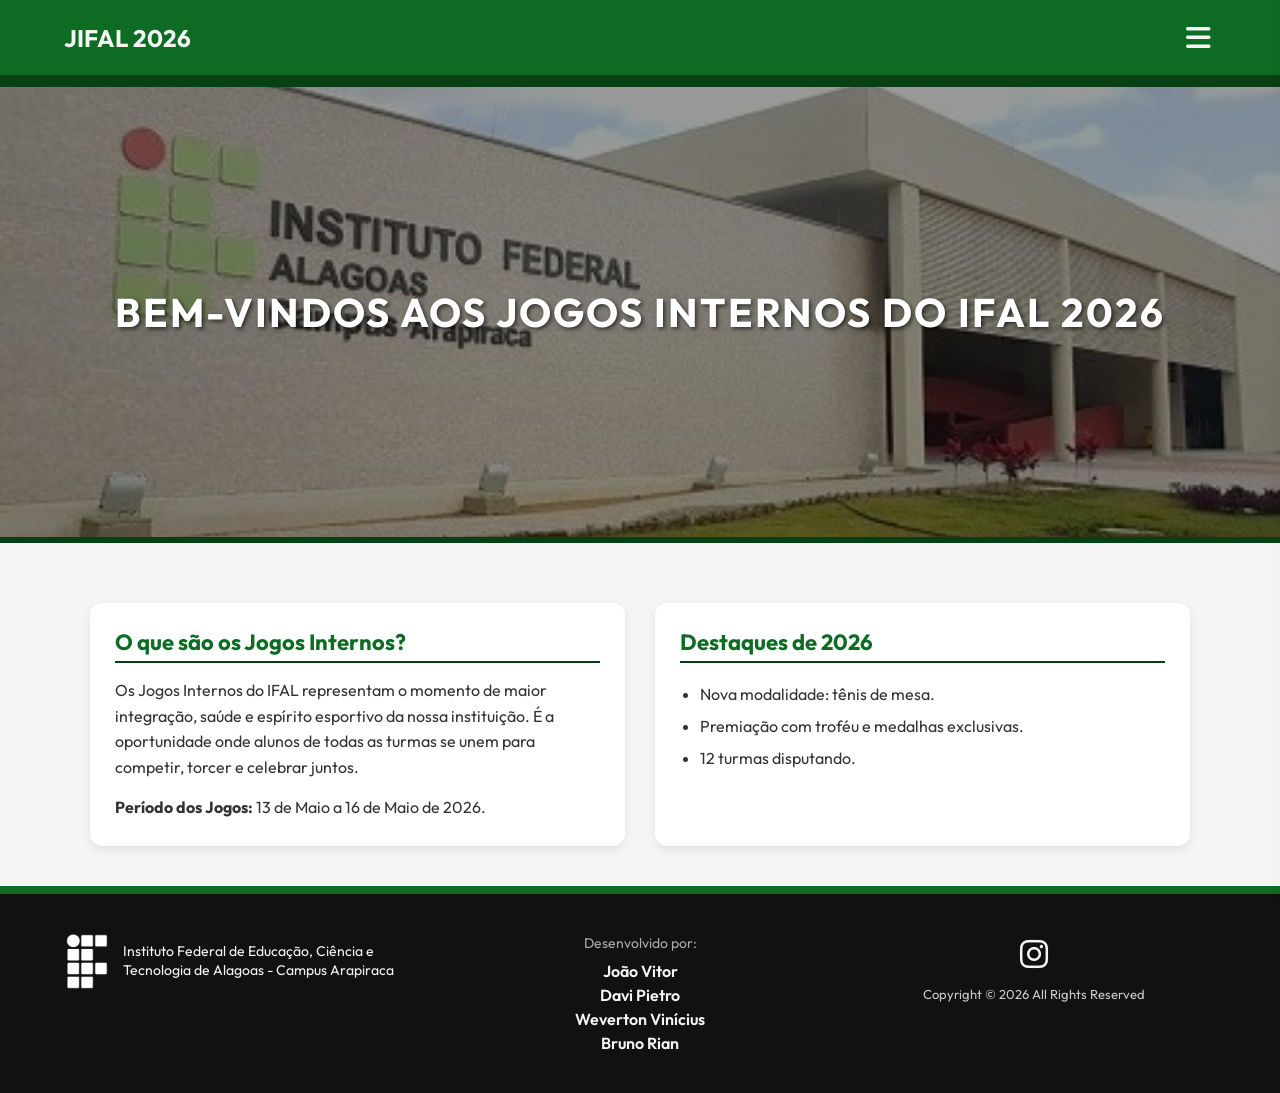
<file: index.html>
<!DOCTYPE html>
<html lang="pt-BR">
<head>
    <meta charset="UTF-8">
    <meta name="viewport" content="width=device-width, initial-scale=1.0">
    <title>JIFAL 2026 - Início</title>

    <link href="https://fonts.googleapis.com/css2?family=Outfit:wght@100..900&display=swap" rel="stylesheet">
    <link rel="stylesheet" href="https://cdnjs.cloudflare.com/ajax/libs/font-awesome/6.7.2/css/all.min.css">
    <link rel="stylesheet" href="style.css">
    
</head>
<body>

    <header class="cabecalho">
        <div class="logo">
            <h2><a href="index.html">JIFAL 2026</a></h2>
        </div>
       
        <div class="menu-hamburguer" onclick="toggleMenu()">
            <i class="fa-solid fa-bars"></i>
        </div>

        <nav class="menu-navegacao" id="meuMenu">
            <div class="fechar-menu" onclick="toggleMenu()">
                <i class="fa-solid fa-xmark"></i>
            </div>
            <ul>
                <li><a href="index.html">Home</a></li>
                <li><a href="programacao.html">Programação</a></li>
                <li><a href="modalidades.html">Modalidades Esportivas</a></li>
                <li><a href="equipes.html">Equipes Participantes</a></li>
                <li><a href="galeria.html">Galeria de Fotos</a></li>
                <li><a href="historico.html">Histórico</a></li>
                <li><a href="contato.html">Contato</a></li>
            </ul>
        </nav>
    </header>

    <section class="banner-destaque" style="width: 100vw; margin: 0; padding: 0; display: block; overflow: hidden; position: relative; border-bottom: 6px solid #064013;">
        <img src="imagens/ifal.jpeg" alt="JIFAL 2026 - Campus Arapiraca - Destaque" style="width: 100%; height: auto; max-height: 50vh; object-fit: cover; border-radius: 0; display: block;">
        <div class="overlay" style="position: absolute; top: 0; left: 0; width: 100%; height: 100%; background: rgba(0, 0, 0, 0.4); display: flex; align-items: center; justify-content: center; color: white; text-align: center;">
            <h1 style="font-size: 2.5rem; text-transform: uppercase; letter-spacing: 2px; text-shadow: 2px 2px 4px rgba(0,0,0,0.6);">Bem-vindos aos Jogos Internos do IFAL 2026</h1>
        </div>  
    </section>
    <main class="conteudo-home flex-container">
        
        <div class="informacoes-container flex-row">
           
            <section class="resumo-evento flex-coluna">
                <h2>O que são os Jogos Internos?</h2>
                <p>Os Jogos Internos do IFAL representam o momento de maior integração, saúde e espírito esportivo da nossa instituição. É a oportunidade onde alunos de todas as turmas se unem para competir, torcer e celebrar juntos.</p>
                <p class="data-jogos"><strong>Período dos Jogos:</strong> 13 de Maio a 16 de Maio de 2026.</p>
            </section>

            <section class="destaques flex-coluna">
                <h2>Destaques de 2026</h2>
                <ul>
                    <li>Nova modalidade: tênis de mesa.</li>
                    <li>Premiação com troféu e medalhas exclusivas.</li>
                    <li>12 turmas disputando.</li>
                </ul>
            </section>
           
        </div>
    </main>

    <footer class="rodape">
       
        <div class="f-item f-instituicao">
            <img src="imagens/ifal_logo.png" alt="Logo IFAL" class="f-logo">
            <p>Instituto Federal de Educação, Ciência e Tecnologia de Alagoas - Campus Arapiraca</p>
        </div>
       
        <div class="f-item f-coluna-nomes">
            <p class="titulo-desenvolvedores">Desenvolvido por:</p>
            <b>João Vitor</b>
            <b>Davi Pietro</b>
            <b>Weverton Vinícius</b>
            <b>Bruno Rian</b>
        </div>
       
        <div class="f-item f-social-copyright">
            <div class="f-icons">
                <a href="https://www.instagram.com/923.ifal_?igsh=dTd6NGY3cHhmYnhv" target="_blank" title="Instagram da Turma">
                    <i class="fa-brands fa-instagram"></i>
                </a>
            </div>
            <p>Copyright &copy; 2026 All Rights Reserved</p>
        </div>
       
    </footer>

    <script>
        function toggleMenu() {
            var menu = document.getElementById("meuMenu");
            if (menu.classList.contains("ativo")) {
                menu.classList.remove("ativo");
            } else {
                menu.classList.add("ativo");
            }
        }
    </script>
</body>
</html>
</file>
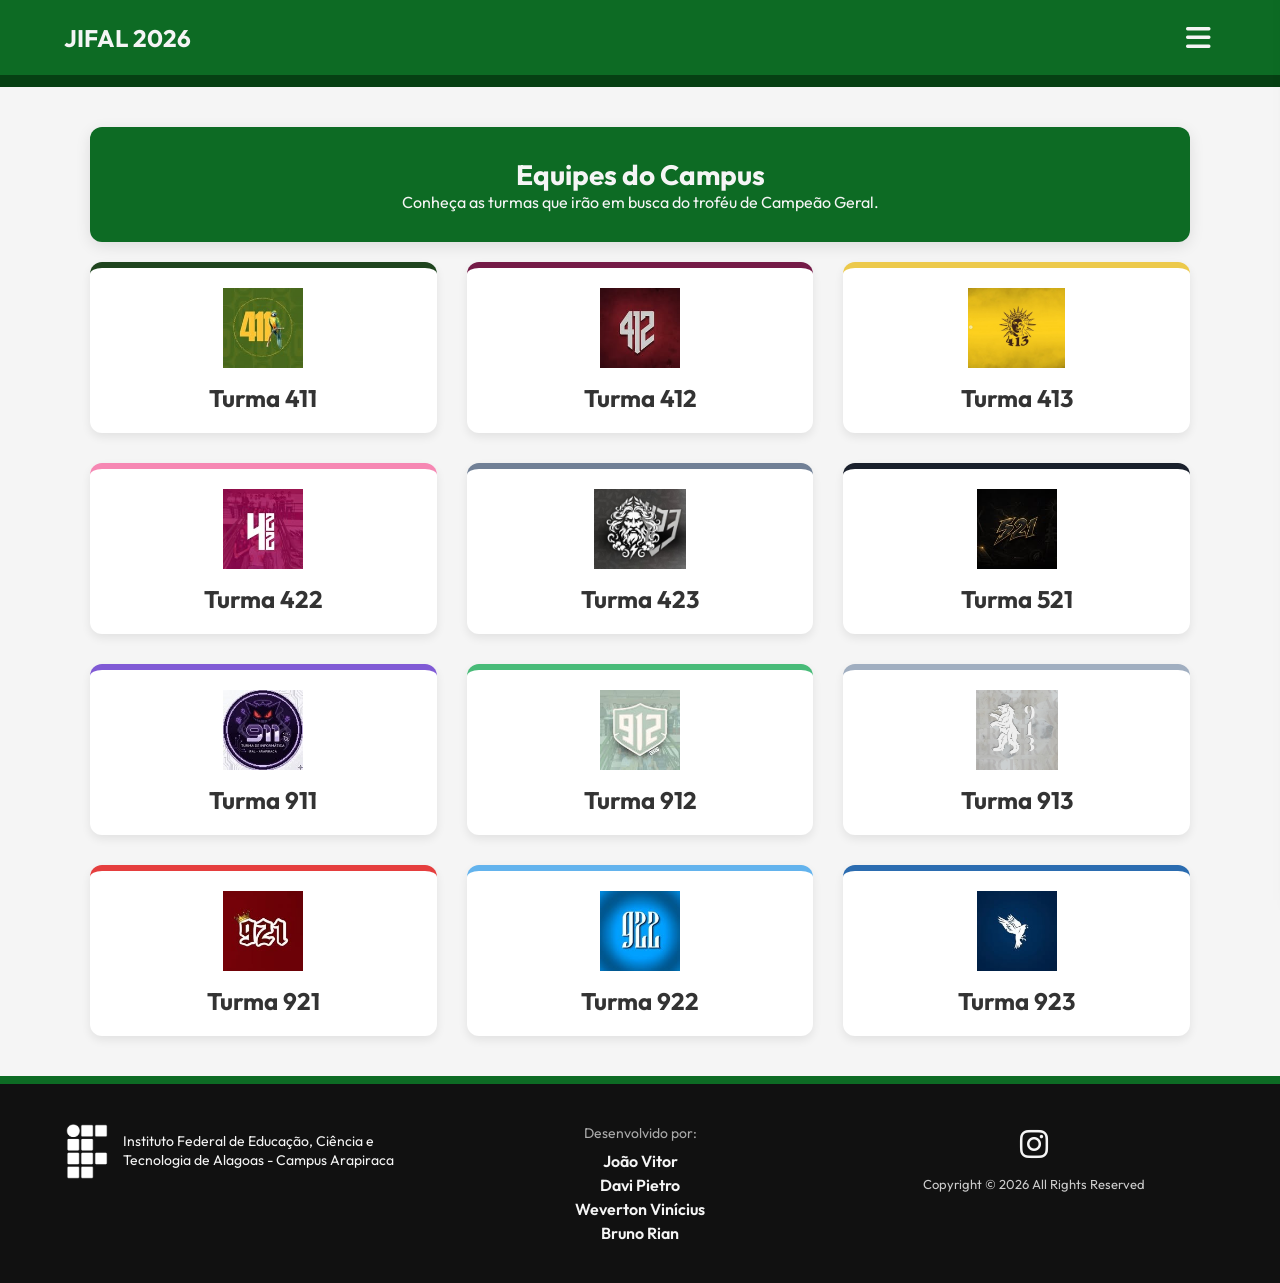
<file: equipes.html>
<!DOCTYPE html>
<html lang="pt-BR">
<head>
    <meta charset="UTF-8">
    <meta name="viewport" content="width=device-width, initial-scale=1.0">
    <title>JIFAL 2026 - Equipes Participantes</title>

    <link href="https://fonts.googleapis.com/css2?family=Outfit:wght@100..900&display=swap" rel="stylesheet">
    <link rel="stylesheet" href="https://cdnjs.cloudflare.com/ajax/libs/font-awesome/6.7.2/css/all.min.css">
    <link rel="stylesheet" href="style.css">

    <style>
        /* Card padrão mantendo o layout original com Flexbox */
        .equipe-card { 
            text-align: center; 
            border-top: 6px solid var(--cor-turma, #0d6b24); /* Borda superior colorida */
            align-items: center; 
            justify-content: center; 
            padding: 20px; /* Espaçamento interno */
        }

        /* Estilização das novas imagens dos símbolos */
        .equipe-simbolo {
            max-width: 100px;  /* Largura máxima da imagem */
            max-height: 80px;  /* Altura máxima para ficarem uniformes */
            width: auto;       /* Mantém a proporção */
            height: auto;      /* Mantém a proporção */
            margin-bottom: 15px; /* Espaço entre a imagem e o nome da turma */
            display: block;    /* Garante que fique em sua própria linha no flex */
        }

        .equipe-card h3 { 
            font-size: 24px; 
            color: var(--text-dark, #333); 
            margin: 0;
        }

        /* Cores exatas de cada turma para a borda superior */
        .t-921 { --cor-turma: #e53e3e; } /* Vermelho */
        .t-922 { --cor-turma: #63b3ed; } /* Azul claro */
        .t-923 { --cor-turma: #2b6cb0; } /* Azul escuro */
        .t-911 { --cor-turma: #805ad5; } /* Roxo */
        .t-912 { --cor-turma: #48bb78; } /* Verde claro */
        .t-913 { --cor-turma: #a0aec0; } /* Branco (usando cinza para a borda aparecer) */
        .t-411 { --cor-turma: #1f441e; } /* Verde escuro */
        .t-412 { --cor-turma: #741b47; } /* Vinho */
        .t-413 { --cor-turma: #ecc94b; } /* Amarelo */
        .t-521 { --cor-turma: #1a202c; } /* Preto */
        .t-422 { --cor-turma: #f687b3; } /* Rosa */
        .t-423 { --cor-turma: #718096; } /* Cinza */
    </style>
    
</head>
<body>

    <header class="cabecalho">
        <div class="logo"><h2><a href="index.html">JIFAL 2026</a></h2></div>
        <div class="menu-hamburguer" onclick="toggleMenu()"><i class="fa-solid fa-bars"></i></div>
        <nav class="menu-navegacao" id="meuMenu">
            <div class="fechar-menu" onclick="toggleMenu()"><i class="fa-solid fa-xmark"></i></div>
            <ul>
                <li><a href="index.html">Home</a></li>
                <li><a href="programacao.html">Programação</a></li>
                <li><a href="modalidades.html">Modalidades Esportivas</a></li>
                <li><a href="equipes.html">Equipes Participantes</a></li>
                <li><a href="galeria.html">Galeria de Fotos</a></li>
                <li><a href="historico.html">Histórico</a></li>
                <li><a href="contato.html">Contato</a></li>
            </ul>
        </nav>
    </header>

    <main class="flex-container">
        <section class="banner" style="padding: 30px 20px;">
            <h1>Equipes do Campus</h1>
            <p>Conheça as turmas que irão em busca do troféu de Campeão Geral.</p>
        </section>

        <div class="flex-row">
            <div class="flex-coluna equipe-card t-411">
                <img src="imagens/411.jpeg" class="equipe-simbolo">
                <h3>Turma 411</h3>
            </div>
            
            <div class="flex-coluna equipe-card t-412">
                <img src="imagens/412.jpeg"  class="equipe-simbolo">
                <h3>Turma 412</h3>
            </div>
            
            <div class="flex-coluna equipe-card t-413">
                <img src="imagens/413.jpeg" class="equipe-simbolo">
                <h3>Turma 413</h3>
            </div>
            
            <div class="flex-coluna equipe-card t-422">
                <img src="imagens/422.jpeg" class="equipe-simbolo">
                <h3>Turma 422</h3>
            </div>
            
            <div class="flex-coluna equipe-card t-423">
                <img src="imagens/423.jpeg"  class="equipe-simbolo">
                <h3>Turma 423</h3>
            </div>
            
            <div class="flex-coluna equipe-card t-521">
                <img src="imagens/521.jpeg"  class="equipe-simbolo">
                <h3>Turma 521</h3>
            </div>
            
            <div class="flex-coluna equipe-card t-911">
                <img src="imagens/911.jpeg"  class="equipe-simbolo">
                <h3>Turma 911</h3>
            </div>
            
            <div class="flex-coluna equipe-card t-912">
                <img src="imagens/912.jpeg" class="equipe-simbolo">
                <h3>Turma 912</h3>
            </div>
            
            <div class="flex-coluna equipe-card t-913">
                <img src="imagens/913.jpeg" class="equipe-simbolo">
                <h3>Turma 913</h3>
            </div>
            
            <div class="flex-coluna equipe-card t-921">
                <img src="imagens/921.jpeg"  class="equipe-simbolo">
                <h3>Turma 921</h3>
            </div>
            
            <div class="flex-coluna equipe-card t-922">
                <img src="imagens/922.jpeg" class="equipe-simbolo">
                <h3>Turma 922</h3>
            </div>
            
            <div class="flex-coluna equipe-card t-923">
                <img src="imagens/923.jpeg" class="equipe-simbolo">
                <h3>Turma 923</h3>
            </div>
        </div>
    </main>

    <footer class="rodape">
        <div class="f-item f-instituicao">
            <img src="imagens/ifal_logo.png" alt="Logo IFAL" class="f-logo">
            <p>Instituto Federal de Educação, Ciência e Tecnologia de Alagoas - Campus Arapiraca</p>
        </div>
        <div class="f-item f-coluna-nomes">
            <p class="titulo-desenvolvedores">Desenvolvido por:</p>
            <b>João Vitor</b> <b>Davi Pietro</b> <b>Weverton Vinícius</b> <b>Bruno Rian</b>
        </div>
        <div class="f-item f-social-copyright">
            <div class="f-icons">
                <a href="https://www.instagram.com/923.ifal_?igsh=dTd6NGY3cHhmYnhv" target="_blank"><i class="fa-brands fa-instagram"></i></a>
            </div>
            <p>Copyright &copy; 2026 All Rights Reserved</p>
        </div>
    </footer>
    <script>function toggleMenu() { document.getElementById("meuMenu").classList.toggle("ativo"); }</script>
</body>
</html>
</file>
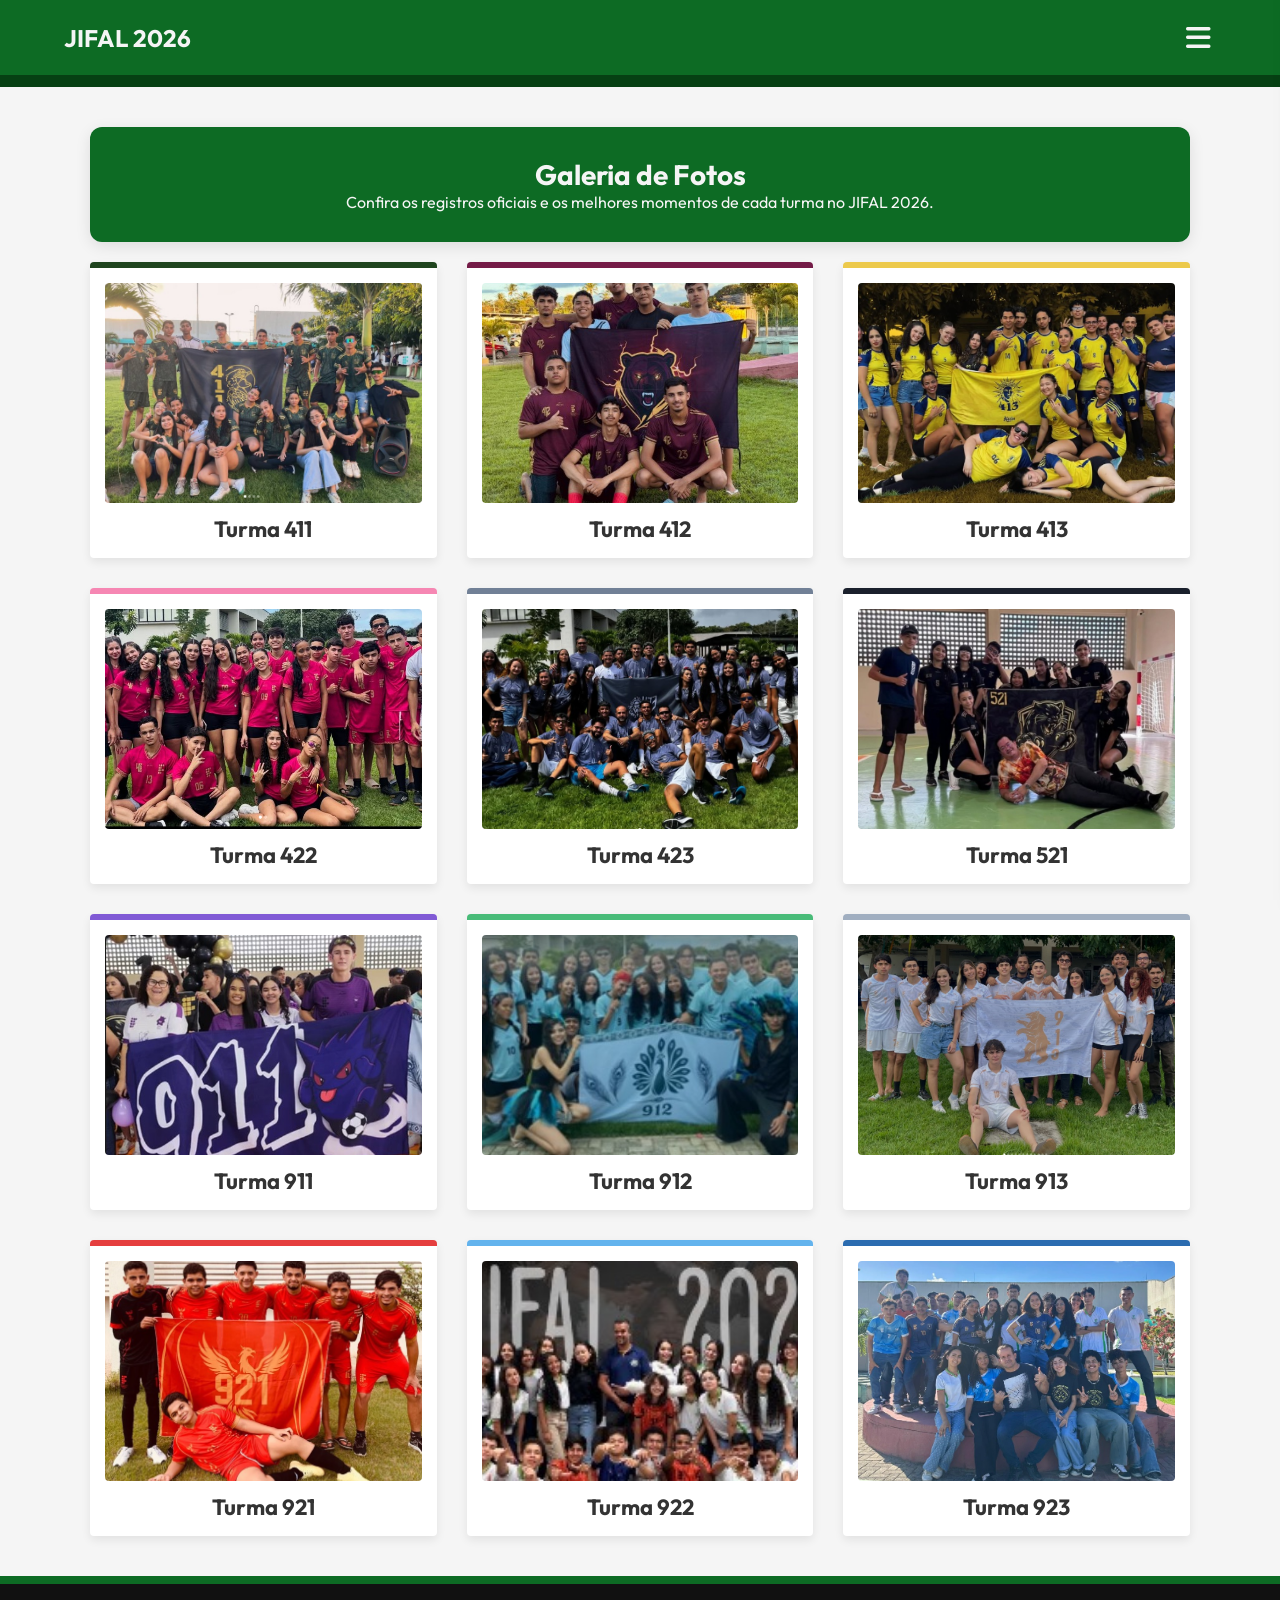
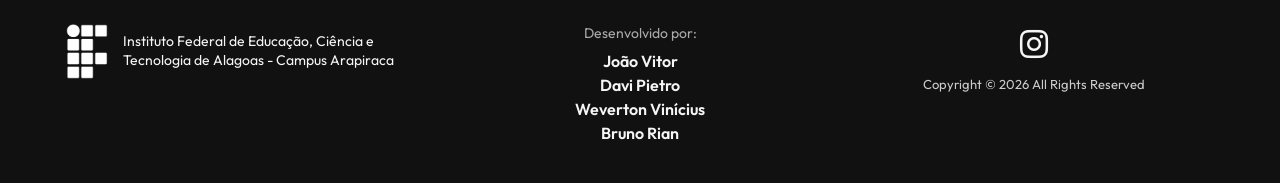
<file: galeria.html>
<!DOCTYPE html>
<html lang="pt-BR">
<head>
    <meta charset="UTF-8">
    <meta name="viewport" content="width=device-width, initial-scale=1.0">
    <title>JIFAL 2026 - Galeria de Fotos</title>

    <link href="https://fonts.googleapis.com/css2?family=Outfit:wght@100..900&display=swap" rel="stylesheet">
    <link rel="stylesheet" href="https://cdnjs.cloudflare.com/ajax/libs/font-awesome/6.7.2/css/all.min.css">
    <link rel="stylesheet" href="style.css">
    
    <style>
        /* ========================================================================= */
        /* AQUI COMEÇA O CSS EXCLUSIVO DA GALERIA (Pode mover para o css/galeria.css) */
        /* ========================================================================= */
        
        /* Card da foto seguindo o padrão das equipes */
        .galeria-card { 
            text-align: center; 
            border-top: 6px solid var(--cor-turma, #0d6b24); /* Borda superior com a cor da turma */
            background-color: #ffffff;
            padding: 15px;
            box-shadow: 0 4px 10px rgba(0,0,0,0.08);
            border-radius: 4px;
            transition: transform 0.3s ease;
        }

        /* Efeito de leve zoom ao passar o mouse no card da foto */
        .galeria-card:hover {
            transform: translateY(-5px);
        }

        /* Controle das imagens para ficarem todas uniformes no grid */
        .galeria-foto {
            width: 100%;
            height: 220px;      /* Altura fixa para organizar as fotos em linhas perfeitas */
            object-fit: cover;  /* Corta inteligentemente a imagem para preencher o espaço sem distorcer */
            border-radius: 4px;
            margin-bottom: 12px;
            display: block;
        }

        .galeria-card h3 { 
            font-size: 22px; 
            color: var(--text-dark, #333); 
            margin: 0;
            font-weight: 700;
        }

        /* Mantendo o padrão exato de cores de cada turma */
        .t-921 { --cor-turma: #e53e3e; } /* Vermelho */
        .t-922 { --cor-turma: #63b3ed; } /* Azul claro */
        .t-923 { --cor-turma: #2b6cb0; } /* Azul escuro */
        .t-911 { --cor-turma: #805ad5; } /* Roxo */
        .t-912 { --cor-turma: #48bb78; } /* Verde claro */
        .t-913 { --cor-turma: #a0aec0; } /* Branco/Cinza */
        .t-411 { --cor-turma: #1f441e; } /* Verde escuro */
        .t-412 { --cor-turma: #741b47; } /* Vinho */
        .t-413 { --cor-turma: #ecc94b; } /* Amarelo */
        .t-521 { --cor-turma: #1a202c; } /* Preto */
        .t-422 { --cor-turma: #f687b3; } /* Rosa */
        .t-423 { --cor-turma: #718096; } /* Cinza */

        /* ========================================================================= */
        /* FIM DO CSS EXCLUSIVO DA GALERIA                                           */
        /* ========================================================================= */
    </style>

</head>
<body>

    <header class="cabecalho">
        <div class="logo"><h2><a href="index.html">JIFAL 2026</a></h2></div>
        <div class="menu-hamburguer" onclick="toggleMenu()"><i class="fa-solid fa-bars"></i></div>
        <nav class="menu-navegacao" id="meuMenu">
            <div class="fechar-menu" onclick="toggleMenu()"><i class="fa-solid fa-xmark"></i></div>
            <ul>
                <li><a href="index.html">Home</a></li>
                <li><a href="programacao.html">Programação</a></li>
                <li><a href="modalidades.html">Modalidades Esportivas</a></li>
                <li><a href="equipes.html">Equipes Participantes</a></li>
                <li><a href="galeria.html">Galeria de Fotos</a></li>
                <li><a href="historico.html">Histórico</a></li>
                <li><a href="contato.html">Contato</a></li>
            </ul>
        </nav>
    </header>

    <main class="flex-container">
        <section class="banner" style="padding: 30px 20px;">
            <h1>Galeria de Fotos</h1>
            <p>Confira os registros oficiais e os melhores momentos de cada turma no JIFAL 2026.</p>
        </section>

        <div class="flex-row">
            
            <div class="flex-coluna galeria-card t-411">
                <img src="imagens/411F.jpeg" class="galeria-foto" >
                <h3>Turma 411</h3>
            </div>
            
            <div class="flex-coluna galeria-card t-412">
                <img src="imagens/412F.jpeg" class="galeria-foto" >
                <h3>Turma 412</h3>
            </div>
            
            <div class="flex-coluna galeria-card t-413">
                <img src="imagens/413F.jpeg" class="galeria-foto" >
                <h3>Turma 413</h3>
            </div>
            
            <div class="flex-coluna galeria-card t-422">
                <img src="imagens/422F.jpeg" class="galeria-foto" >
                <h3>Turma 422</h3>
            </div>
            
            <div class="flex-coluna galeria-card t-423">
                <img src="imagens/423F.jpeg" class="galeria-foto" >
                <h3>Turma 423</h3>
            </div>
            
            <div class="flex-coluna galeria-card t-521">
                <img src="imagens/521F.jpeg" class="galeria-foto" >
                <h3>Turma 521</h3>
            </div>
            
            <div class="flex-coluna galeria-card t-911">
                <img src="imagens/911F.jpeg" class="galeria-foto" >
                <h3>Turma 911</h3>
            </div>
            
            <div class="flex-coluna galeria-card t-912">
                <img src="imagens/912F.jpeg" class="galeria-foto" >
                <h3>Turma 912</h3>
            </div>
            
            <div class="flex-coluna galeria-card t-913">
                <img src="imagens/913F.jpeg" class="galeria-foto" >
                <h3>Turma 913</h3>
            </div>
            
            <div class="flex-coluna galeria-card t-921">
                <img src="imagens/921F.jpeg" class="galeria-foto" >
                <h3>Turma 921</h3>
            </div>
            
            <div class="flex-coluna galeria-card t-922">
                <img src="imagens/922F.jpeg" class="galeria-foto" >
                <h3>Turma 922</h3>
            </div>
            
            <div class="flex-coluna galeria-card t-923">
                <img src="imagens/923F.jpeg" class="galeria-foto" >
                <h3>Turma 923</h3>
            </div>

        </div>
    </main>

    <footer class="rodape">
        <div class="f-item f-instituicao">
            <img src="imagens/ifal_logo.png" alt="Logo IFAL" class="f-logo">
            <p>Instituto Federal de Educação, Ciência e Tecnologia de Alagoas - Campus Arapiraca</p>
        </div>
        <div class="f-item f-coluna-nomes">
            <p class="titulo-desenvolvedores">Desenvolvido por:</p>
            <b>João Vitor</b> <b>Davi Pietro</b> <b>Weverton Vinícius</b> <b>Bruno Rian</b>
        </div>
        <div class="f-item f-social-copyright">
            <div class="f-icons">
                <a href="https://www.instagram.com/923.ifal_?igsh=dTd6NGY3cHhmYnhv" target="_blank"><i class="fa-brands fa-instagram"></i></a>
            </div>
            <p>Copyright &copy; 2026 All Rights Reserved</p>
        </div>
    </footer>

    <script>
        function toggleMenu() { 
            document.getElementById("meuMenu").classList.toggle("ativo"); 
        }
    </script>
</body>
</html>
</file>
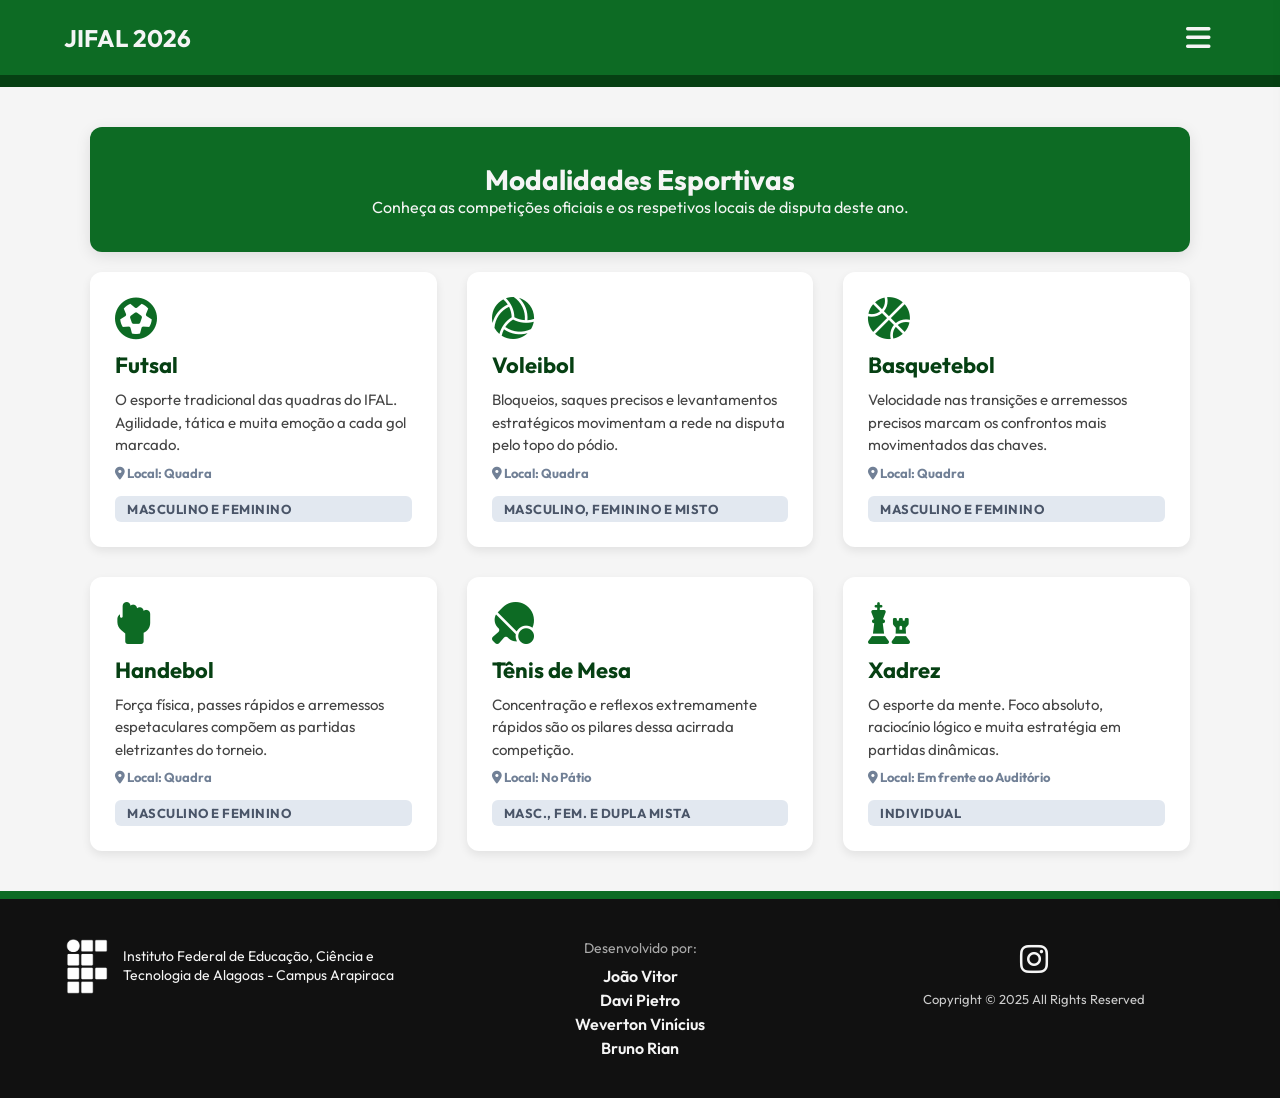
<file: modalidades.html>
<!DOCTYPE html>
<html lang="pt-BR">
<head>
    <meta charset="UTF-8">
    <meta name="viewport" content="width=device-width, initial-scale=1.0">
    <title>JIFAL 2026 - Modalidades Esportivas</title>
    
    <link href="https://fonts.googleapis.com/css2?family=Outfit:wght@100..900&display=swap" rel="stylesheet">
    <link rel="stylesheet" href="https://cdnjs.cloudflare.com/ajax/libs/font-awesome/6.7.2/css/all.min.css">
    <link rel="stylesheet" href="style.css">
    
    <style>
        .mod-icon {
            font-size: 42px;
            color: var(--green-main, #0d6b24);
            margin-bottom: 12px;
        }
        .mod-cat {
            font-size: 13px;
            font-weight: 700;
            color: #4a5568;
            background: #e2e8f0;
            padding: 5px 12px;
            border-radius: 6px;
            display: inline-block;
            margin-top: 15px;
            text-transform: uppercase;
            letter-spacing: 0.5px;
        }
        .flex-coluna h2 {
            color: var(--green-dark, #064013);
            font-size: 22px;
            margin-bottom: 10px;
        }
        .flex-coluna p {
            font-size: 15px;
            line-height: 1.5;
            color: #444;
        }
        .local-info {
            display: block;
            margin-top: 8px;
            font-size: 13px;
            color: #718096;
            font-weight: bold;
        }
    </style>
    
</head>
<body>

    <header class="cabecalho">
        <div class="logo">
            <h2><a href="index.html">JIFAL 2026</a></h2>
        </div>
        
        <div class="menu-hamburguer" onclick="toggleMenu()">
            <i class="fa-solid fa-bars"></i>
        </div>

        <nav class="menu-navegacao" id="meuMenu">
            <div class="fechar-menu" onclick="toggleMenu()">
                <i class="fa-solid fa-xmark"></i>
            </div>
            <ul>
                <li><a href="index.html">Home</a></li>
                <li><a href="programacao.html">Programação</a></li>
                <li><a href="modalidades.html">Modalidades Esportivas</a></li>
                <li><a href="equipes.html">Equipes Participantes</a></li>
                <li><a href="galeria.html">Galeria de Fotos</a></li>
                <li><a href="historico.html">Histórico</a></li>
                <li><a href="contato.html">Contato</a></li>
            </ul>
        </nav>
    </header>

    <main class="flex-container">
        <section class="banner" style="padding: 35px 20px;">
            <h1>Modalidades Esportivas</h1>
            <p>Conheça as competições oficiais e os respetivos locais de disputa deste ano.</p>
        </section>

        <div class="flex-row">
            <div class="flex-coluna">
                <i class="fa-solid fa-futbol mod-icon"></i>
                <h2>Futsal</h2>
                <p>O esporte tradicional das quadras do IFAL. Agilidade, tática e muita emoção a cada gol marcado.</p>
                <span class="local-info"><i class="fa-solid fa-location-dot"></i> Local: Quadra</span>
                <span class="mod-cat">Masculino e Feminino</span>
            </div>
            
            <div class="flex-coluna">
                <i class="fa-solid fa-volleyball mod-icon"></i>
                <h2>Voleibol</h2>
                <p>Bloqueios, saques precisos e levantamentos estratégicos movimentam a rede na disputa pelo topo do pódio.</p>
                <span class="local-info"><i class="fa-solid fa-location-dot"></i> Local: Quadra</span>
                <span class="mod-cat">Masculino, Feminino e Misto</span>
            </div>

            <div class="flex-coluna">
                <i class="fa-solid fa-basketball mod-icon"></i>
                <h2>Basquetebol</h2>
                <p>Velocidade nas transições e arremessos precisos marcam os confrontos mais movimentados das chaves.</p>
                <span class="local-info"><i class="fa-solid fa-location-dot"></i> Local: Quadra</span>
                <span class="mod-cat">Masculino e Feminino</span>
            </div>

            <div class="flex-coluna">
                <i class="fa-solid fa-hand-rock mod-icon"></i>
                <h2>Handebol</h2>
                <p>Força física, passes rápidos e arremessos espetaculares compõem as partidas eletrizantes do torneio.</p>
                <span class="local-info"><i class="fa-solid fa-location-dot"></i> Local: Quadra</span>
                <span class="mod-cat">Masculino e Feminino</span>
            </div>

            <div class="flex-coluna">
                <i class="fa-solid fa-table-tennis-paddle-ball mod-icon"></i>
                <h2>Tênis de Mesa</h2>
                <p>Concentração e reflexos extremamente rápidos são os pilares dessa acirrada competição.</p>
                <span class="local-info"><i class="fa-solid fa-location-dot"></i> Local: No Pátio</span>
                <span class="mod-cat">Masc., Fem. e Dupla Mista</span>
            </div>

            <div class="flex-coluna">
                <i class="fa-solid fa-chess mod-icon"></i>
                <h2>Xadrez</h2>
                <p>O esporte da mente. Foco absoluto, raciocínio lógico e muita estratégia em partidas dinâmicas.</p>
                <span class="local-info"><i class="fa-solid fa-location-dot"></i> Local: Em frente ao Auditório</span>
                <span class="mod-cat">individual</span>
            </div>
        </div>
    </main>

    <footer class="rodape">
        <div class="f-item f-instituicao">
            <img src="imagens/ifal_logo.png" alt="Logo IFAL" class="f-logo">
            <p>Instituto Federal de Educação, Ciência e Tecnologia de Alagoas - Campus Arapiraca</p>
        </div>
        
        <div class="f-item f-coluna-nomes">
            <p class="titulo-desenvolvedores">Desenvolvido por:</p>
            <b>João Vitor</b>
            <b>Davi Pietro</b>
            <b>Weverton Vinícius</b>
            <b>Bruno Rian</b>
        </div>
        
        <div class="f-item f-social-copyright">
            <div class="f-icons">
                <a href="https://instagram.com/923.ifal" target="_blank" title="Instagram da Turma">
                    <i class="fa-brands fa-instagram"></i>
                </a>
            </div>
            <p>Copyright &copy; 2025 All Rights Reserved</p>
        </div>
    </footer>

    <script>
        function toggleMenu() {
            var menu = document.getElementById("meuMenu");
            menu.classList.toggle("ativo");
        }
    </script>
</body>
</html>
</file>
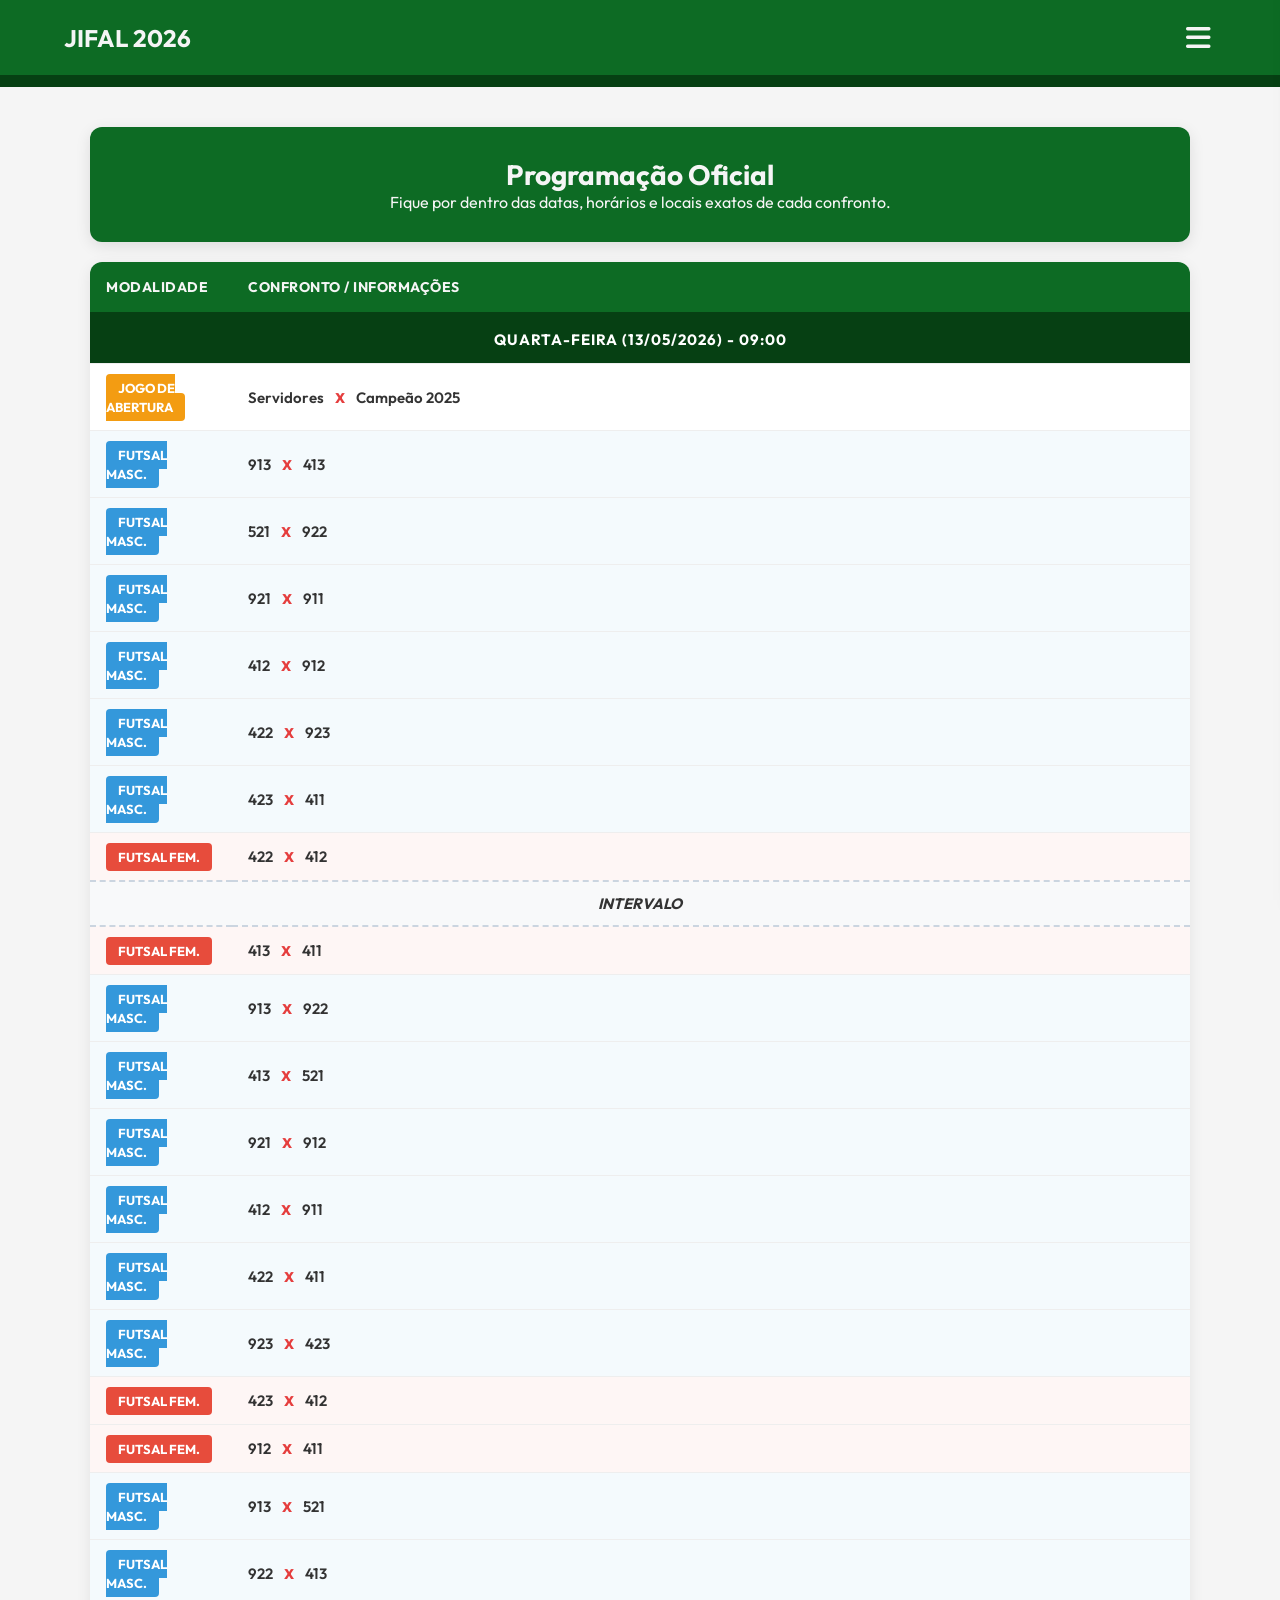
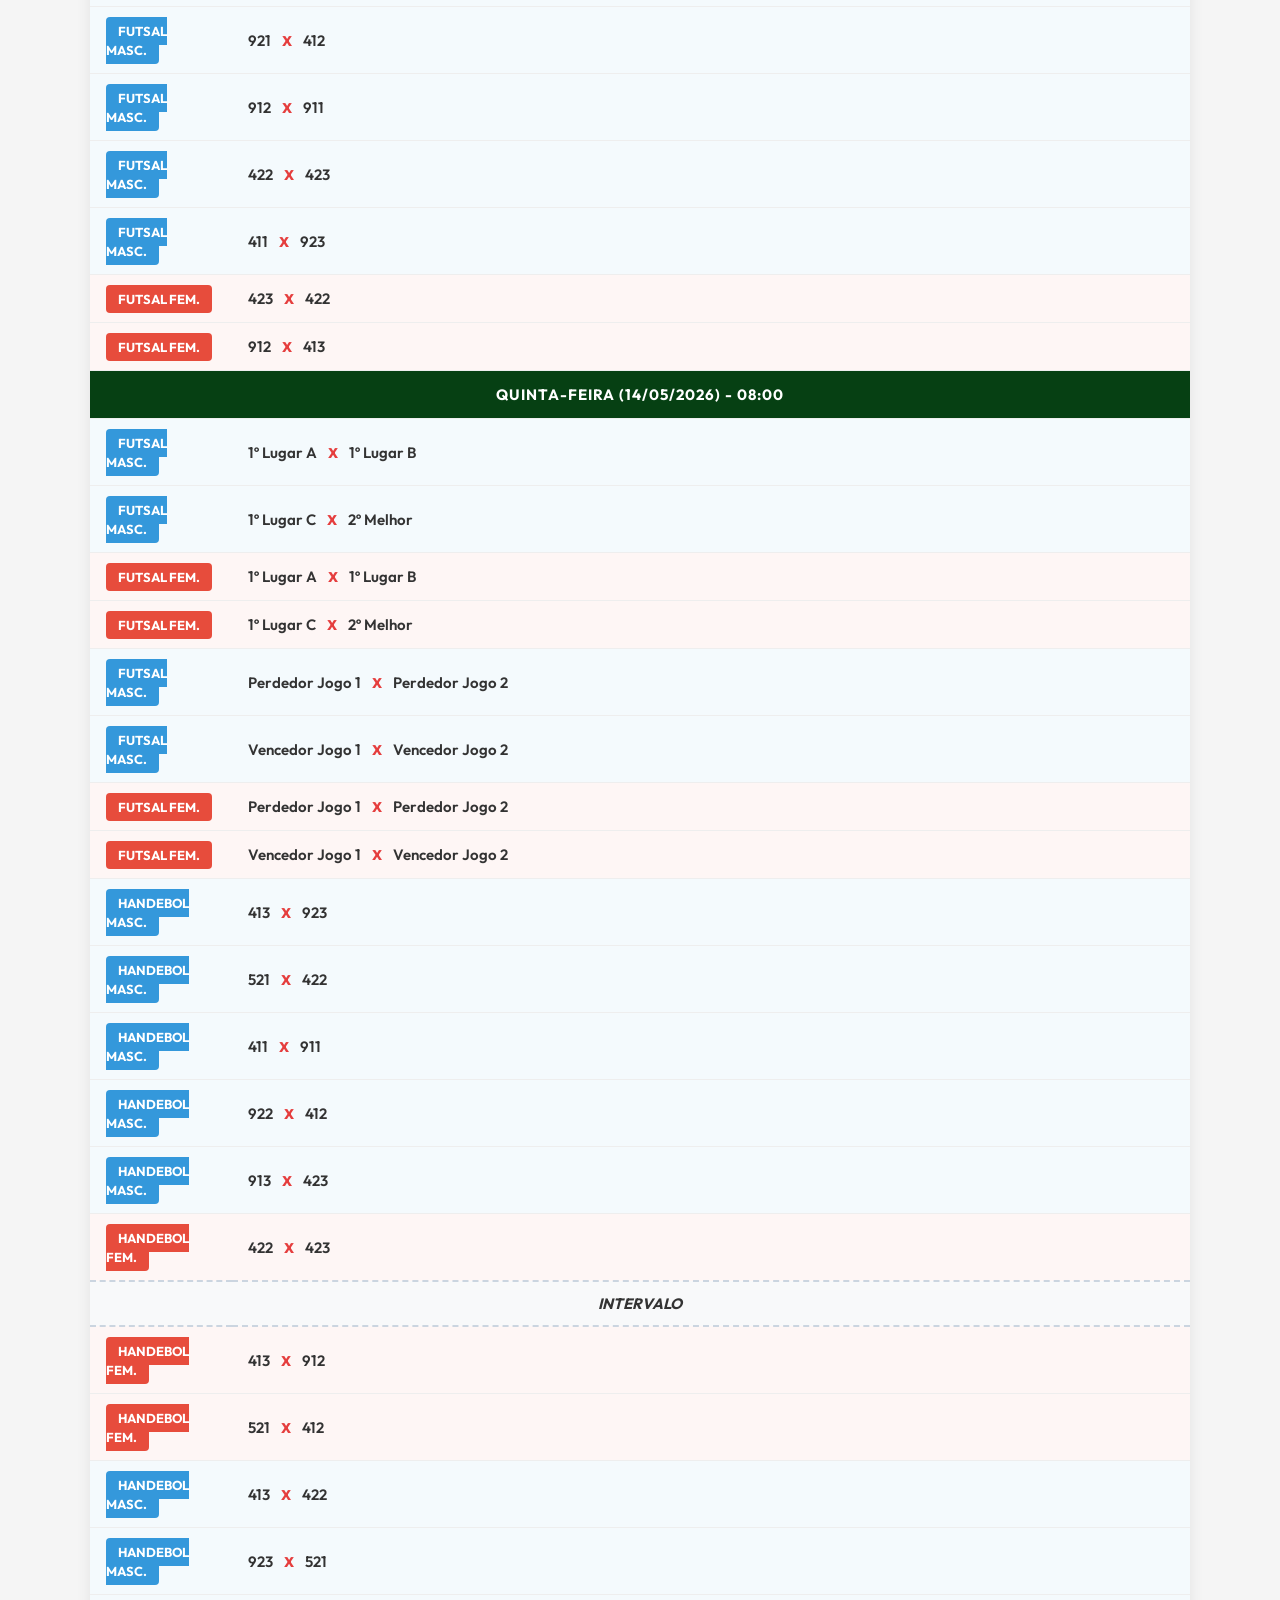
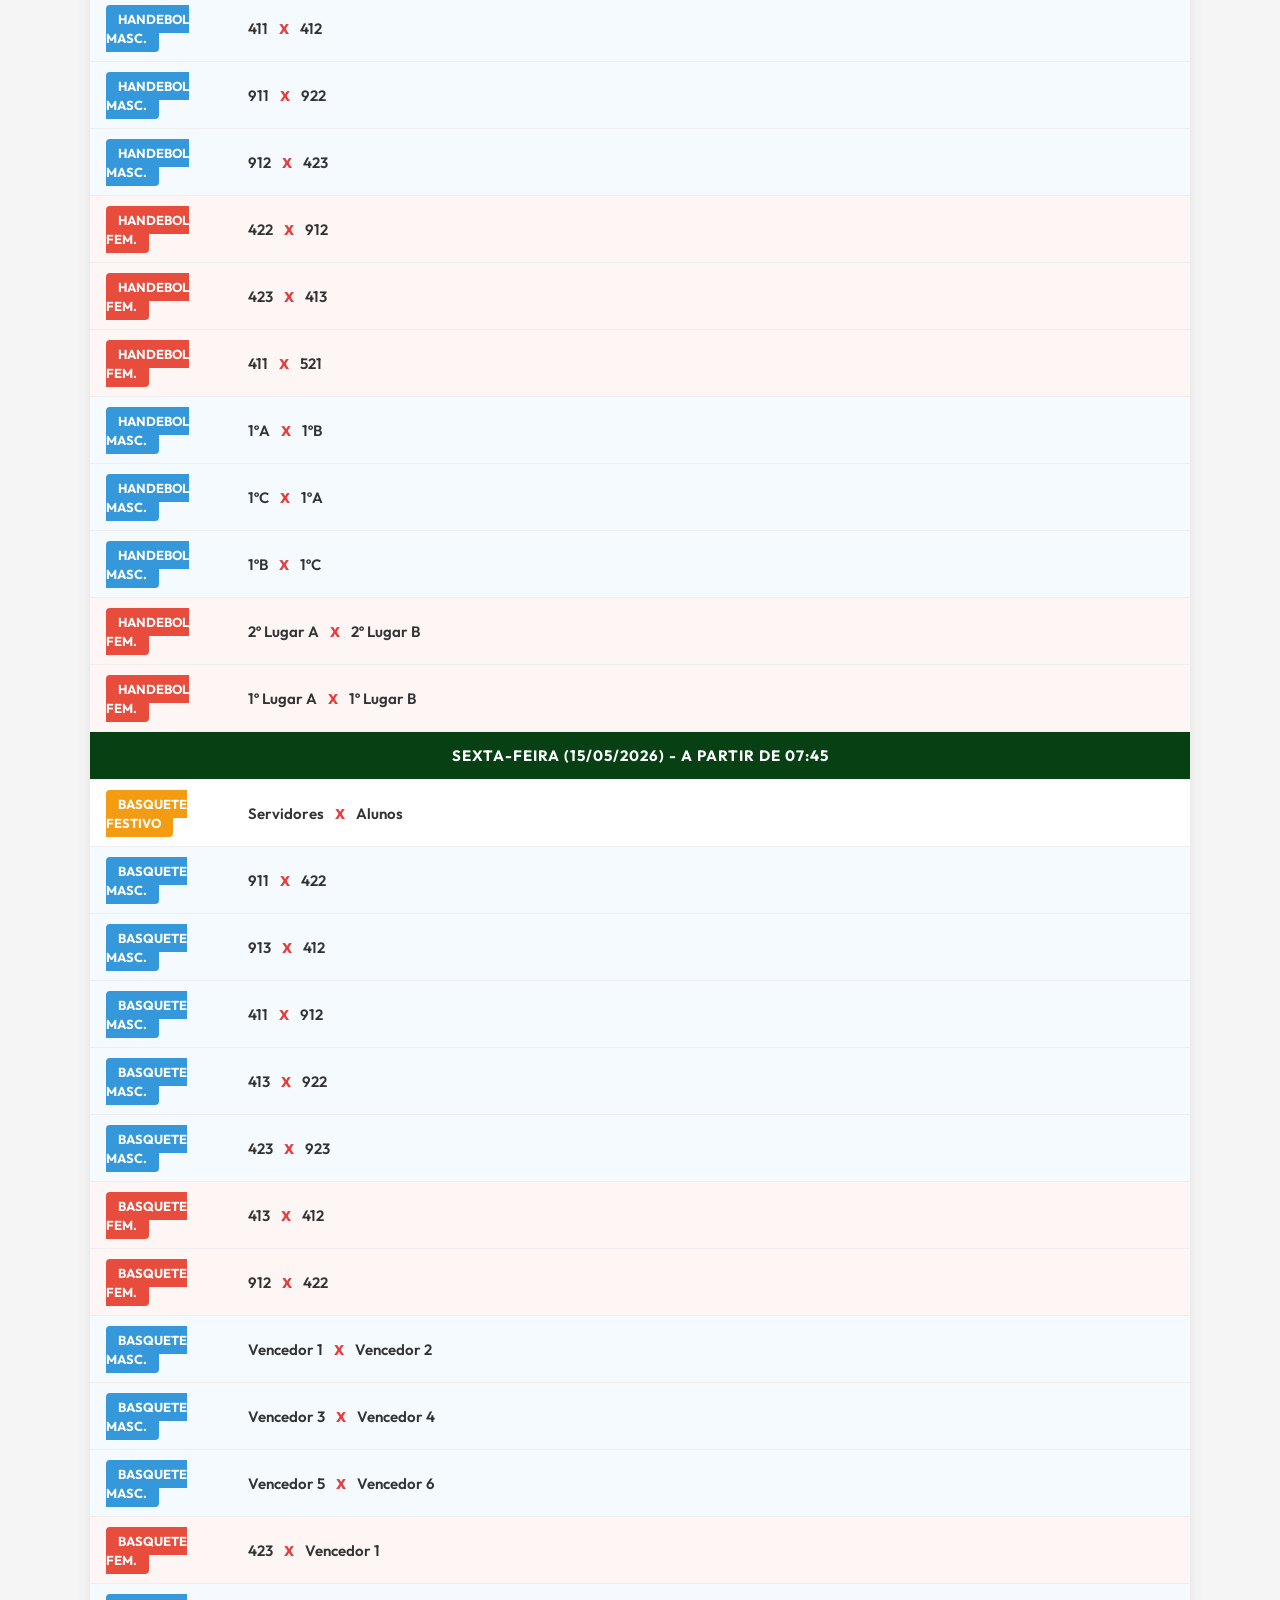
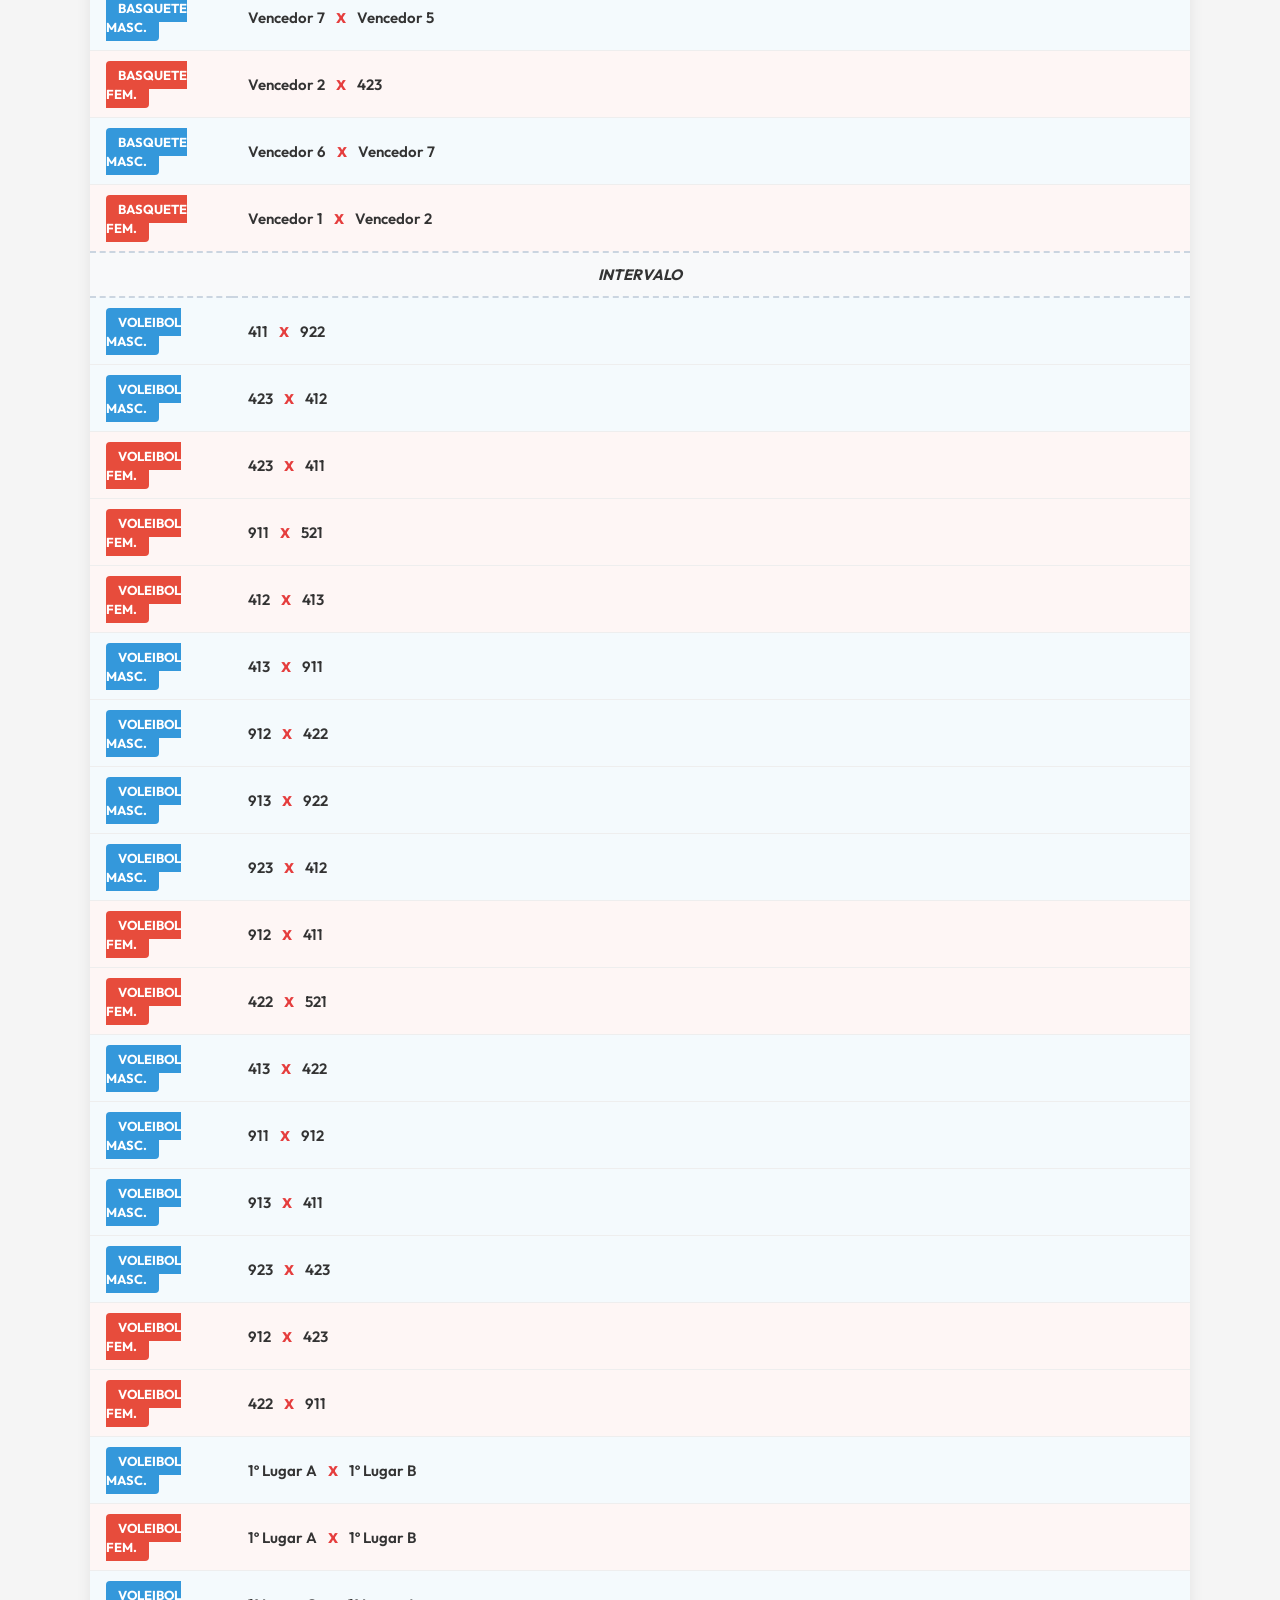
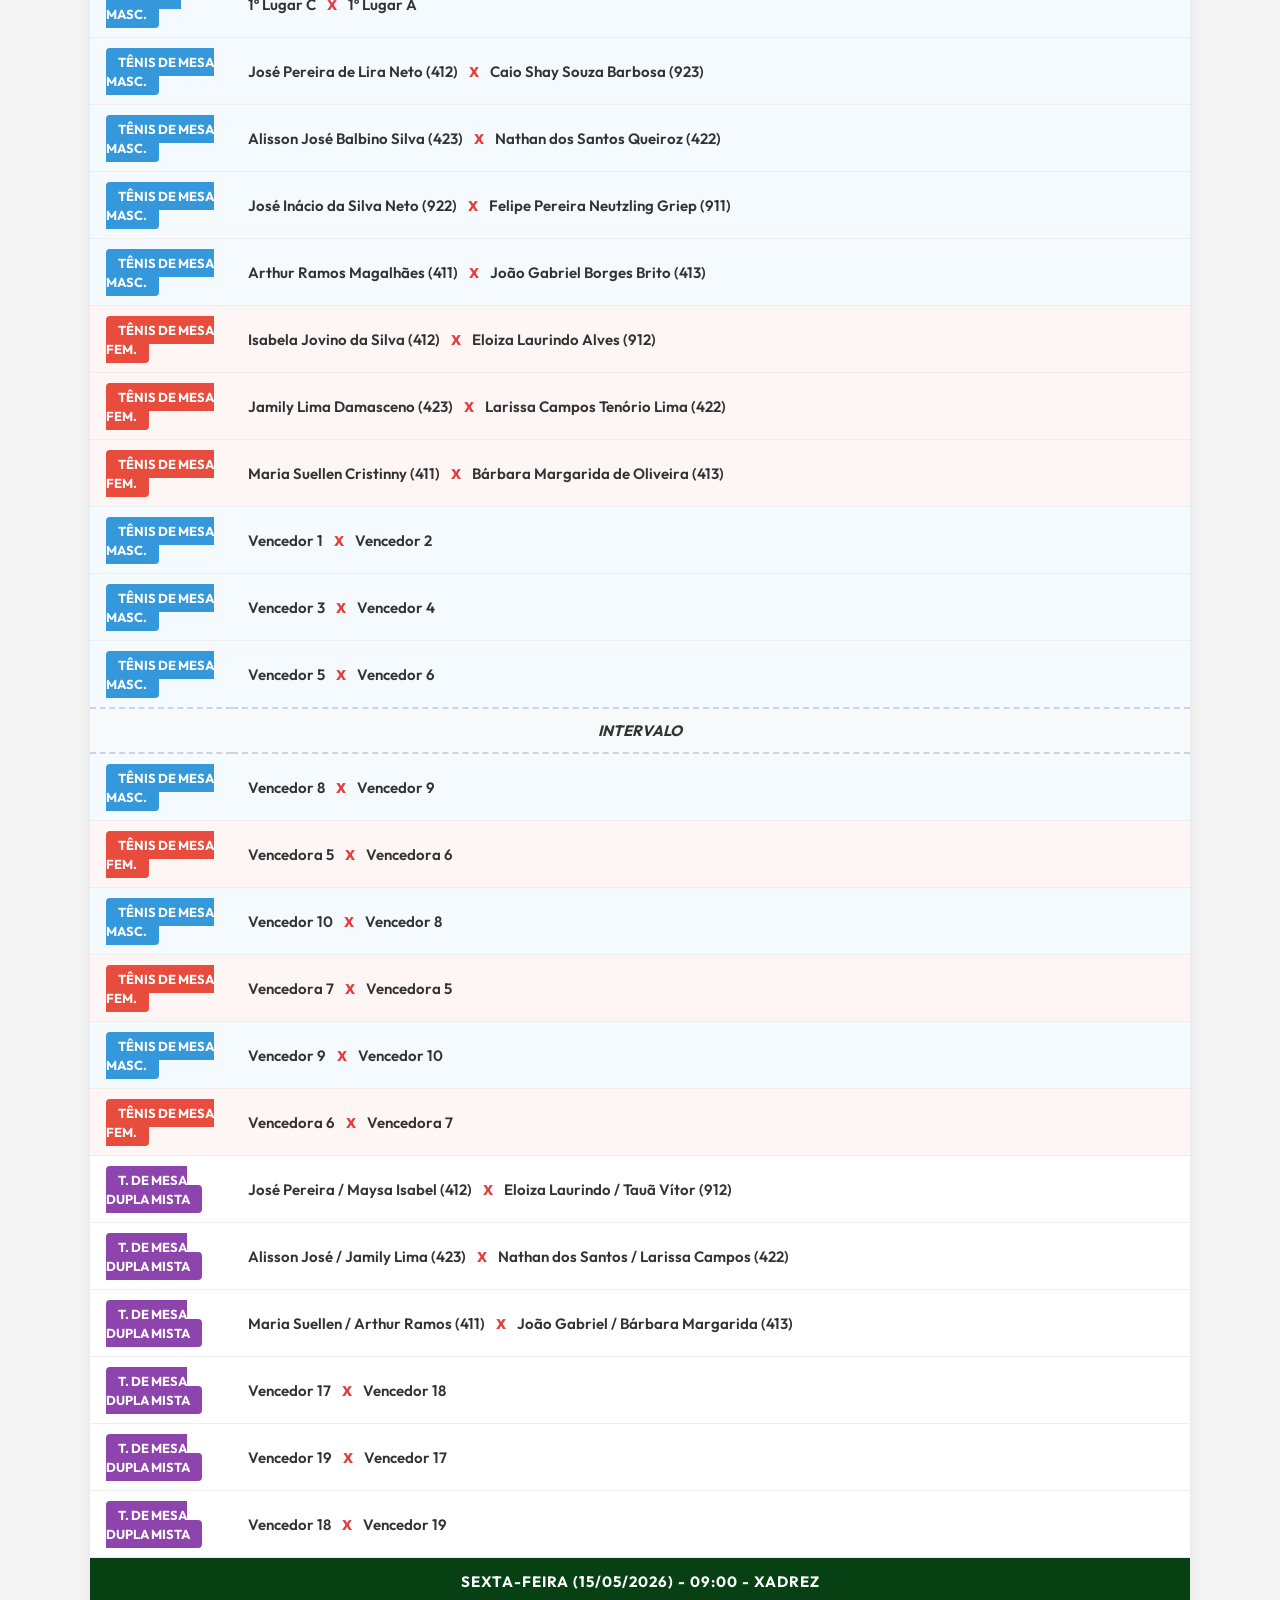
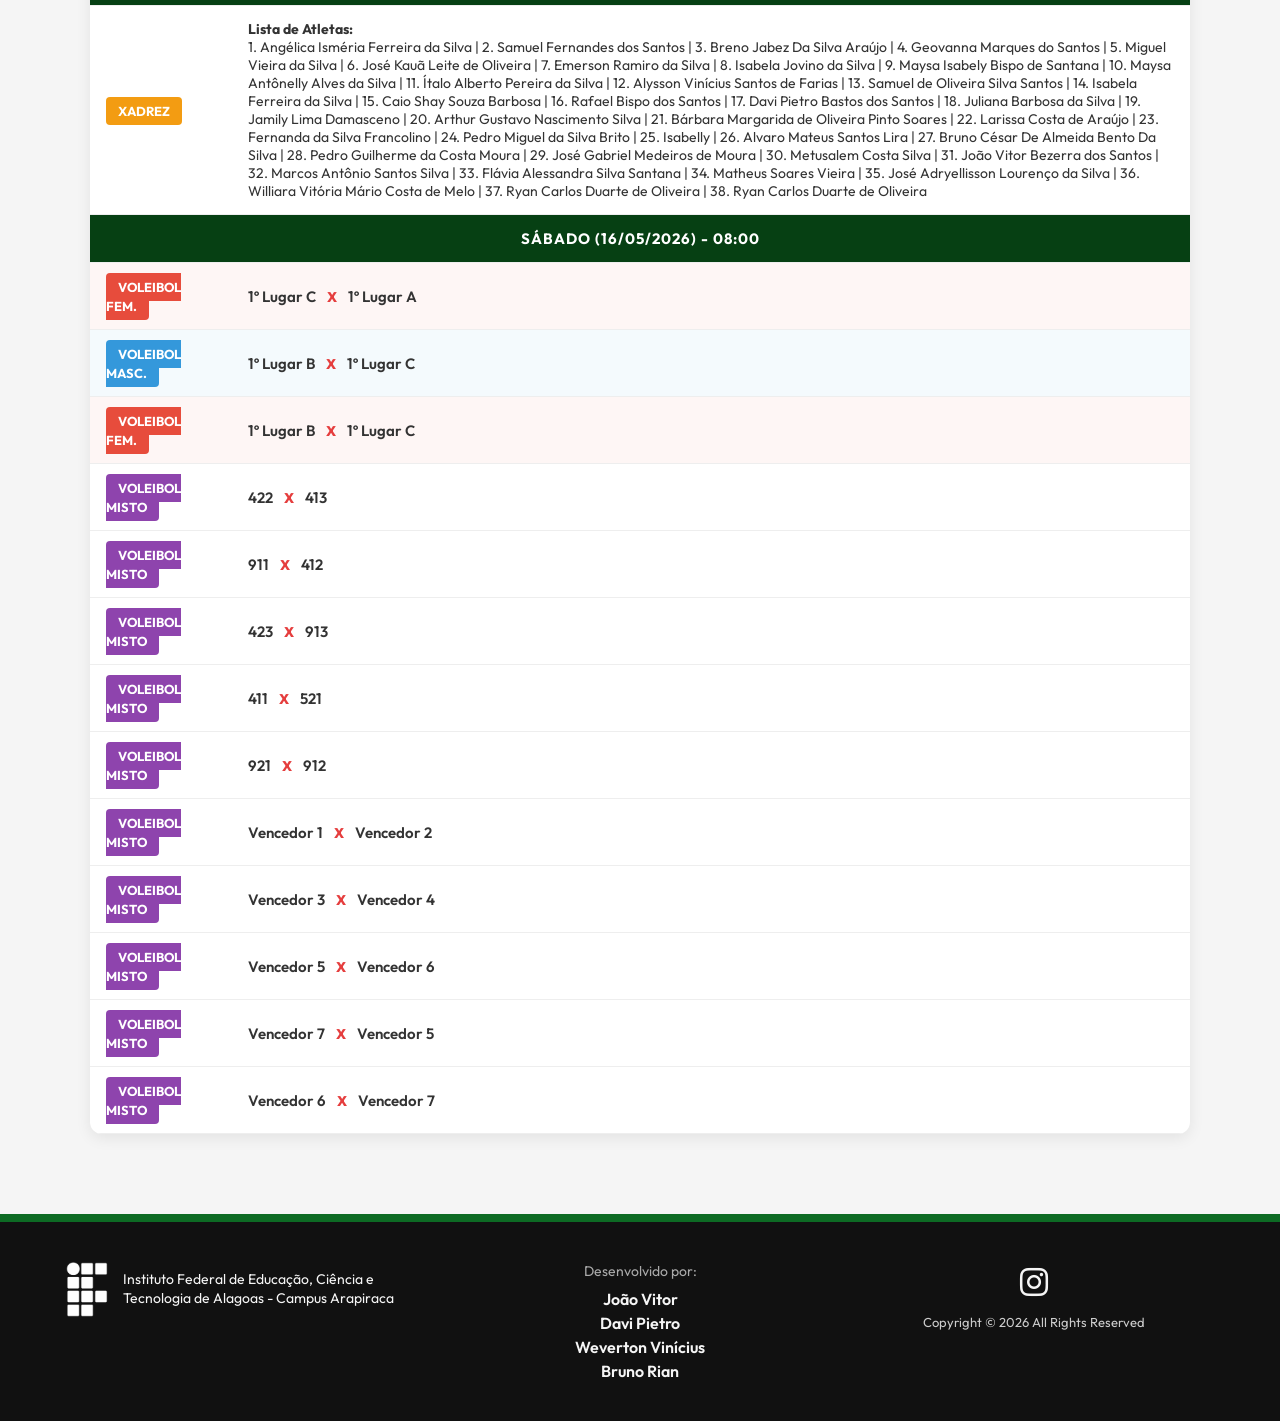
<file: programacao.html>
<!DOCTYPE html>
<html lang="pt-BR">
<head>
    <meta charset="UTF-8">
    <meta name="viewport" content="width=device-width, initial-scale=1.0">
    <title>JIFAL 2026 - Programação Oficial</title>
    <link href="https://fonts.googleapis.com/css2?family=Outfit:wght@100..900&display=swap" rel="stylesheet">
    <link rel="stylesheet" href="https://cdnjs.cloudflare.com/ajax/libs/font-awesome/6.7.2/css/all.min.css">
    <link rel="stylesheet" href="style.css">
    
    <style>
        .cronograma-container {
            width: 100%;
            max-width: 1100px;
            overflow-x: auto; /* Permite arrastar para o lado no celular */
            margin-top: 20px;
            margin-bottom: 40px;
            border-radius: 12px;
            box-shadow: 0 4px 15px rgba(0, 0, 0, 0.08);
            background-color: white;
        }

        .tabela-jifal {
            width: 100%;
            border-collapse: collapse;
            min-width: 800px; /* Evita que os textos quebrem em telas pequenas */
            text-align: left;
        }

        .tabela-jifal th {
            background-color: var(--green-main, #0d6b24); 
            color: whitesmoke;
            font-weight: 700;
            padding: 16px;
            text-transform: uppercase;
            font-size: 14px;
            letter-spacing: 0.5px;
            border-bottom: 4px solid var(--green-dark, #064013);
        }

        .tabela-jifal td {
            padding: 14px 16px;
            border-bottom: 1px solid #eeeeee;
            font-size: 15px;
            color: #333333;
            vertical-align: middle;
        }

        /* Identificadores de Modalidade */
        .badge-modalidade {
            padding: 6px 12px;
            border-radius: 4px;
            font-size: 13px;
            font-weight: 700;
            color: white;
            text-transform: uppercase;
        }

        .bg-masc { background-color: #3498db; }
        .bg-fem { background-color: #e74c3c; }
        .bg-misto { background-color: #8e44ad; }
        .bg-geral { background-color: #f39c12; }

        /* Cores de fundo da linha inteira (opcional) */
        .linha-masc { background-color: rgba(52, 152, 219, 0.05); }
        .linha-fem { background-color: rgba(231, 76, 60, 0.05); }

        /* Alinhamento do confronto */
        .confronto-times {
            font-weight: 600;
            font-size: 16px;
        }

        .vs-tag {
            color: #e53e3e;
            font-weight: 800;
            margin: 0 8px;
            font-size: 14px;
        }

        /* LINHA DE DIVISÃO DE DIA */
        .linha-dia {
            background-color: var(--green-dark, #064013) !important;
            color: white !important;
            font-weight: 700;
            text-align: center;
            font-size: 16px;
            letter-spacing: 1px;
            text-transform: uppercase;
        }

        .linha-dia td {
            padding: 14px;
            color: white;
            text-align: center;
        }

        /* LINHA DE INTERVALO */
        .linha-intervalo {
            background-color: #f8f9fa !important;
            font-weight: 700;
            color: #718096;
            text-align: center;
            font-style: italic;
            text-transform: uppercase;
            font-size: 14px;
        }

        .linha-intervalo td {
            padding: 12px;
            text-align: center;
            border-top: 2px dashed #cbd5e0;
            border-bottom: 2px dashed #cbd5e0;
        }
    </style>
</head>
<body>

    <header class="cabecalho">
        <div class="logo"><h2><a href="index.html">JIFAL 2026</a></h2></div>
        <div class="menu-hamburguer" onclick="toggleMenu()"><i class="fa-solid fa-bars"></i></div>
        <nav class="menu-navegacao" id="meuMenu">
            <div class="fechar-menu" onclick="toggleMenu()"><i class="fa-solid fa-xmark"></i></div>
            <ul>
                <li><a href="index.html">Home</a></li>
                <li><a href="programacao.html">Programação</a></li>
                <li><a href="modalidades.html">Modalidades Esportivas</a></li>
                <li><a href="equipes.html">Equipes Participantes</a></li>
                <li><a href="galeria.html">Galeria de Fotos</a></li>
                <li><a href="historico.html">Histórico</a></li>
                <li><a href="contato.html">Contato</a></li>
            </ul>
        </nav>
    </header>

    <main class="flex-container">
        <section class="banner" style="padding: 30px 20px;">
            <h1>Programação Oficial</h1>
            <p>Fique por dentro das datas, horários e locais exatos de cada confronto.</p>
        </section>

        <div class="cronograma-container">
            <table class="tabela-jifal">
                <thead>
                    <tr>
                        <th>Modalidade</th>
                        <th>Confronto / Informações</th>
                    </tr>
                </thead>
                <tbody>
                    
                    <tr class="linha-dia">
                        <td colspan="2">Quarta-feira (13/05/2026) - 09:00</td>
                    </tr>
                    <tr>
                        <td><span class="badge-modalidade bg-geral">Jogo de Abertura</span></td>
                        <td class="confronto-times">Servidores <span class="vs-tag">X</span> Campeão 2025</td>
                    </tr>
                    <tr class="linha-masc">
                        <td><span class="badge-modalidade bg-masc">Futsal Masc.</span></td>
                        <td class="confronto-times">913 <span class="vs-tag">X</span> 413</td>
                    </tr>
                    <tr class="linha-masc">
                        <td><span class="badge-modalidade bg-masc">Futsal Masc.</span></td>
                        <td class="confronto-times">521 <span class="vs-tag">X</span> 922</td>
                    </tr>
                    <tr class="linha-masc">
                        <td><span class="badge-modalidade bg-masc">Futsal Masc.</span></td>
                        <td class="confronto-times">921 <span class="vs-tag">X</span> 911</td>
                    </tr>
                    <tr class="linha-masc">
                        <td><span class="badge-modalidade bg-masc">Futsal Masc.</span></td>
                        <td class="confronto-times">412 <span class="vs-tag">X</span> 912</td>
                    </tr>
                    <tr class="linha-masc">
                        <td><span class="badge-modalidade bg-masc">Futsal Masc.</span></td>
                        <td class="confronto-times">422 <span class="vs-tag">X</span> 923</td>
                    </tr>
                    <tr class="linha-masc">
                        <td><span class="badge-modalidade bg-masc">Futsal Masc.</span></td>
                        <td class="confronto-times">423 <span class="vs-tag">X</span> 411</td>
                    </tr>
                    <tr class="linha-fem">
                        <td><span class="badge-modalidade bg-fem">Futsal Fem.</span></td>
                        <td class="confronto-times">422 <span class="vs-tag">X</span> 412</td>
                    </tr>
                    <tr class="linha-intervalo">
                        <td colspan="2">Intervalo</td>
                    </tr>
                    <tr class="linha-fem">
                        <td><span class="badge-modalidade bg-fem">Futsal Fem.</span></td>
                        <td class="confronto-times">413 <span class="vs-tag">X</span> 411</td>
                    </tr>
                    <tr class="linha-masc">
                        <td><span class="badge-modalidade bg-masc">Futsal Masc.</span></td>
                        <td class="confronto-times">913 <span class="vs-tag">X</span> 922</td>
                    </tr>
                    <tr class="linha-masc">
                        <td><span class="badge-modalidade bg-masc">Futsal Masc.</span></td>
                        <td class="confronto-times">413 <span class="vs-tag">X</span> 521</td>
                    </tr>
                    <tr class="linha-masc">
                        <td><span class="badge-modalidade bg-masc">Futsal Masc.</span></td>
                        <td class="confronto-times">921 <span class="vs-tag">X</span> 912</td>
                    </tr>
                    <tr class="linha-masc">
                        <td><span class="badge-modalidade bg-masc">Futsal Masc.</span></td>
                        <td class="confronto-times">412 <span class="vs-tag">X</span> 911</td>
                    </tr>
                    <tr class="linha-masc">
                        <td><span class="badge-modalidade bg-masc">Futsal Masc.</span></td>
                        <td class="confronto-times">422 <span class="vs-tag">X</span> 411</td>
                    </tr>
                    <tr class="linha-masc">
                        <td><span class="badge-modalidade bg-masc">Futsal Masc.</span></td>
                        <td class="confronto-times">923 <span class="vs-tag">X</span> 423</td>
                    </tr>
                    <tr class="linha-fem">
                        <td><span class="badge-modalidade bg-fem">Futsal Fem.</span></td>
                        <td class="confronto-times">423 <span class="vs-tag">X</span> 412</td>
                    </tr>
                    <tr class="linha-fem">
                        <td><span class="badge-modalidade bg-fem">Futsal Fem.</span></td>
                        <td class="confronto-times">912 <span class="vs-tag">X</span> 411</td>
                    </tr>
                    <tr class="linha-masc">
                        <td><span class="badge-modalidade bg-masc">Futsal Masc.</span></td>
                        <td class="confronto-times">913 <span class="vs-tag">X</span> 521</td>
                    </tr>
                    <tr class="linha-masc">
                        <td><span class="badge-modalidade bg-masc">Futsal Masc.</span></td>
                        <td class="confronto-times">922 <span class="vs-tag">X</span> 413</td>
                    </tr>
                    <tr class="linha-masc">
                        <td><span class="badge-modalidade bg-masc">Futsal Masc.</span></td>
                        <td class="confronto-times">921 <span class="vs-tag">X</span> 412</td>
                    </tr>
                    <tr class="linha-masc">
                        <td><span class="badge-modalidade bg-masc">Futsal Masc.</span></td>
                        <td class="confronto-times">912 <span class="vs-tag">X</span> 911</td>
                    </tr>
                    <tr class="linha-masc">
                        <td><span class="badge-modalidade bg-masc">Futsal Masc.</span></td>
                        <td class="confronto-times">422 <span class="vs-tag">X</span> 423</td>
                    </tr>
                    <tr class="linha-masc">
                        <td><span class="badge-modalidade bg-masc">Futsal Masc.</span></td>
                        <td class="confronto-times">411 <span class="vs-tag">X</span> 923</td>
                    </tr>
                    <tr class="linha-fem">
                        <td><span class="badge-modalidade bg-fem">Futsal Fem.</span></td>
                        <td class="confronto-times">423 <span class="vs-tag">X</span> 422</td>
                    </tr>
                    <tr class="linha-fem">
                        <td><span class="badge-modalidade bg-fem">Futsal Fem.</span></td>
                        <td class="confronto-times">912 <span class="vs-tag">X</span> 413</td>
                    </tr>

                    <tr class="linha-dia">
                        <td colspan="2">Quinta-feira (14/05/2026) - 08:00</td>
                    </tr>
                    <tr class="linha-masc">
                        <td><span class="badge-modalidade bg-masc">Futsal Masc.</span></td>
                        <td class="confronto-times">1º Lugar A <span class="vs-tag">X</span> 1º Lugar B</td>
                    </tr>
                    <tr class="linha-masc">
                        <td><span class="badge-modalidade bg-masc">Futsal Masc.</span></td>
                        <td class="confronto-times">1º Lugar C <span class="vs-tag">X</span> 2º Melhor</td>
                    </tr>
                    <tr class="linha-fem">
                        <td><span class="badge-modalidade bg-fem">Futsal Fem.</span></td>
                        <td class="confronto-times">1º Lugar A <span class="vs-tag">X</span> 1º Lugar B</td>
                    </tr>
                    <tr class="linha-fem">
                        <td><span class="badge-modalidade bg-fem">Futsal Fem.</span></td>
                        <td class="confronto-times">1º Lugar C <span class="vs-tag">X</span> 2º Melhor</td>
                    </tr>
                    <tr class="linha-masc">
                        <td><span class="badge-modalidade bg-masc">Futsal Masc.</span></td>
                        <td class="confronto-times">Perdedor Jogo 1 <span class="vs-tag">X</span> Perdedor Jogo 2</td>
                    </tr>
                    <tr class="linha-masc">
                        <td><span class="badge-modalidade bg-masc">Futsal Masc.</span></td>
                        <td class="confronto-times">Vencedor Jogo 1 <span class="vs-tag">X</span> Vencedor Jogo 2</td>
                    </tr>
                    <tr class="linha-fem">
                        <td><span class="badge-modalidade bg-fem">Futsal Fem.</span></td>
                        <td class="confronto-times">Perdedor Jogo 1 <span class="vs-tag">X</span> Perdedor Jogo 2</td>
                    </tr>
                    <tr class="linha-fem">
                        <td><span class="badge-modalidade bg-fem">Futsal Fem.</span></td>
                        <td class="confronto-times">Vencedor Jogo 1 <span class="vs-tag">X</span> Vencedor Jogo 2</td>
                    </tr>
                    <tr class="linha-masc">
                        <td><span class="badge-modalidade bg-masc">Handebol Masc.</span></td>
                        <td class="confronto-times">413 <span class="vs-tag">X</span> 923</td>
                    </tr>
                    <tr class="linha-masc">
                        <td><span class="badge-modalidade bg-masc">Handebol Masc.</span></td>
                        <td class="confronto-times">521 <span class="vs-tag">X</span> 422</td>
                    </tr>
                    <tr class="linha-masc">
                        <td><span class="badge-modalidade bg-masc">Handebol Masc.</span></td>
                        <td class="confronto-times">411 <span class="vs-tag">X</span> 911</td>
                    </tr>
                    <tr class="linha-masc">
                        <td><span class="badge-modalidade bg-masc">Handebol Masc.</span></td>
                        <td class="confronto-times">922 <span class="vs-tag">X</span> 412</td>
                    </tr>
                    <tr class="linha-masc">
                        <td><span class="badge-modalidade bg-masc">Handebol Masc.</span></td>
                        <td class="confronto-times">913 <span class="vs-tag">X</span> 423</td>
                    </tr>
                    <tr class="linha-fem">
                        <td><span class="badge-modalidade bg-fem">Handebol Fem.</span></td>
                        <td class="confronto-times">422 <span class="vs-tag">X</span> 423</td>
                    </tr>
                    <tr class="linha-intervalo">
                        <td colspan="2">Intervalo</td>
                    </tr>
                    <tr class="linha-fem">
                        <td><span class="badge-modalidade bg-fem">Handebol Fem.</span></td>
                        <td class="confronto-times">413 <span class="vs-tag">X</span> 912</td>
                    </tr>
                    <tr class="linha-fem">
                        <td><span class="badge-modalidade bg-fem">Handebol Fem.</span></td>
                        <td class="confronto-times">521 <span class="vs-tag">X</span> 412</td>
                    </tr>
                    <tr class="linha-masc">
                        <td><span class="badge-modalidade bg-masc">Handebol Masc.</span></td>
                        <td class="confronto-times">413 <span class="vs-tag">X</span> 422</td>
                    </tr>
                    <tr class="linha-masc">
                        <td><span class="badge-modalidade bg-masc">Handebol Masc.</span></td>
                        <td class="confronto-times">923 <span class="vs-tag">X</span> 521</td>
                    </tr>
                    <tr class="linha-masc">
                        <td><span class="badge-modalidade bg-masc">Handebol Masc.</span></td>
                        <td class="confronto-times">411 <span class="vs-tag">X</span> 412</td>
                    </tr>
                    <tr class="linha-masc">
                        <td><span class="badge-modalidade bg-masc">Handebol Masc.</span></td>
                        <td class="confronto-times">911 <span class="vs-tag">X</span> 922</td>
                    </tr>
                    <tr class="linha-masc">
                        <td><span class="badge-modalidade bg-masc">Handebol Masc.</span></td>
                        <td class="confronto-times">912 <span class="vs-tag">X</span> 423</td>
                    </tr>
                    <tr class="linha-fem">
                        <td><span class="badge-modalidade bg-fem">Handebol Fem.</span></td>
                        <td class="confronto-times">422 <span class="vs-tag">X</span> 912</td>
                    </tr>
                    <tr class="linha-fem">
                        <td><span class="badge-modalidade bg-fem">Handebol Fem.</span></td>
                        <td class="confronto-times">423 <span class="vs-tag">X</span> 413</td>
                    </tr>
                    <tr class="linha-fem">
                        <td><span class="badge-modalidade bg-fem">Handebol Fem.</span></td>
                        <td class="confronto-times">411 <span class="vs-tag">X</span> 521</td>
                    </tr>
                    <tr class="linha-masc">
                        <td><span class="badge-modalidade bg-masc">Handebol Masc.</span></td>
                        <td class="confronto-times">1ºA <span class="vs-tag">X</span> 1ºB</td>
                    </tr>
                    <tr class="linha-masc">
                        <td><span class="badge-modalidade bg-masc">Handebol Masc.</span></td>
                        <td class="confronto-times">1ºC <span class="vs-tag">X</span> 1ºA</td>
                    </tr>
                    <tr class="linha-masc">
                        <td><span class="badge-modalidade bg-masc">Handebol Masc.</span></td>
                        <td class="confronto-times">1ºB <span class="vs-tag">X</span> 1ºC</td>
                    </tr>
                    <tr class="linha-fem">
                        <td><span class="badge-modalidade bg-fem">Handebol Fem.</span></td>
                        <td class="confronto-times">2º Lugar A <span class="vs-tag">X</span> 2º Lugar B</td>
                    </tr>
                    <tr class="linha-fem">
                        <td><span class="badge-modalidade bg-fem">Handebol Fem.</span></td>
                        <td class="confronto-times">1º Lugar A <span class="vs-tag">X</span> 1º Lugar B</td>
                    </tr>

                    <tr class="linha-dia">
                        <td colspan="2">Sexta-feira (15/05/2026) - A partir de 07:45</td>
                    </tr>
                    <tr>
                        <td><span class="badge-modalidade bg-geral">Basquete Festivo</span></td>
                        <td class="confronto-times">Servidores <span class="vs-tag">X</span> Alunos</td>
                    </tr>
                    <tr class="linha-masc">
                        <td><span class="badge-modalidade bg-masc">Basquete Masc.</span></td>
                        <td class="confronto-times">911 <span class="vs-tag">X</span> 422</td>
                    </tr>
                    <tr class="linha-masc">
                        <td><span class="badge-modalidade bg-masc">Basquete Masc.</span></td>
                        <td class="confronto-times">913 <span class="vs-tag">X</span> 412</td>
                    </tr>
                    <tr class="linha-masc">
                        <td><span class="badge-modalidade bg-masc">Basquete Masc.</span></td>
                        <td class="confronto-times">411 <span class="vs-tag">X</span> 912</td>
                    </tr>
                    <tr class="linha-masc">
                        <td><span class="badge-modalidade bg-masc">Basquete Masc.</span></td>
                        <td class="confronto-times">413 <span class="vs-tag">X</span> 922</td>
                    </tr>
                    <tr class="linha-masc">
                        <td><span class="badge-modalidade bg-masc">Basquete Masc.</span></td>
                        <td class="confronto-times">423 <span class="vs-tag">X</span> 923</td>
                    </tr>
                    <tr class="linha-fem">
                        <td><span class="badge-modalidade bg-fem">Basquete Fem.</span></td>
                        <td class="confronto-times">413 <span class="vs-tag">X</span> 412</td>
                    </tr>
                    <tr class="linha-fem">
                        <td><span class="badge-modalidade bg-fem">Basquete Fem.</span></td>
                        <td class="confronto-times">912 <span class="vs-tag">X</span> 422</td>
                    </tr>
                    <tr class="linha-masc">
                        <td><span class="badge-modalidade bg-masc">Basquete Masc.</span></td>
                        <td class="confronto-times">Vencedor 1 <span class="vs-tag">X</span> Vencedor 2</td>
                    </tr>
                    <tr class="linha-masc">
                        <td><span class="badge-modalidade bg-masc">Basquete Masc.</span></td>
                        <td class="confronto-times">Vencedor 3 <span class="vs-tag">X</span> Vencedor 4</td>
                    </tr>
                    <tr class="linha-masc">
                        <td><span class="badge-modalidade bg-masc">Basquete Masc.</span></td>
                        <td class="confronto-times">Vencedor 5 <span class="vs-tag">X</span> Vencedor 6</td>
                    </tr>
                    <tr class="linha-fem">
                        <td><span class="badge-modalidade bg-fem">Basquete Fem.</span></td>
                        <td class="confronto-times">423 <span class="vs-tag">X</span> Vencedor 1</td>
                    </tr>
                    <tr class="linha-masc">
                        <td><span class="badge-modalidade bg-masc">Basquete Masc.</span></td>
                        <td class="confronto-times">Vencedor 7 <span class="vs-tag">X</span> Vencedor 5</td>
                    </tr>
                    <tr class="linha-fem">
                        <td><span class="badge-modalidade bg-fem">Basquete Fem.</span></td>
                        <td class="confronto-times">Vencedor 2 <span class="vs-tag">X</span> 423</td>
                    </tr>
                    <tr class="linha-masc">
                        <td><span class="badge-modalidade bg-masc">Basquete Masc.</span></td>
                        <td class="confronto-times">Vencedor 6 <span class="vs-tag">X</span> Vencedor 7</td>
                    </tr>
                    <tr class="linha-fem">
                        <td><span class="badge-modalidade bg-fem">Basquete Fem.</span></td>
                        <td class="confronto-times">Vencedor 1 <span class="vs-tag">X</span> Vencedor 2</td>
                    </tr>
                    <tr class="linha-intervalo">
                        <td colspan="2">Intervalo</td>
                    </tr>
                    <tr class="linha-masc">
                        <td><span class="badge-modalidade bg-masc">Voleibol Masc.</span></td>
                        <td class="confronto-times">411 <span class="vs-tag">X</span> 922</td>
                    </tr>
                    <tr class="linha-masc">
                        <td><span class="badge-modalidade bg-masc">Voleibol Masc.</span></td>
                        <td class="confronto-times">423 <span class="vs-tag">X</span> 412</td>
                    </tr>
                    <tr class="linha-fem">
                        <td><span class="badge-modalidade bg-fem">Voleibol Fem.</span></td>
                        <td class="confronto-times">423 <span class="vs-tag">X</span> 411</td>
                    </tr>
                    <tr class="linha-fem">
                        <td><span class="badge-modalidade bg-fem">Voleibol Fem.</span></td>
                        <td class="confronto-times">911 <span class="vs-tag">X</span> 521</td>
                    </tr>
                    <tr class="linha-fem">
                        <td><span class="badge-modalidade bg-fem">Voleibol Fem.</span></td>
                        <td class="confronto-times">412 <span class="vs-tag">X</span> 413</td>
                    </tr>
                    <tr class="linha-masc">
                        <td><span class="badge-modalidade bg-masc">Voleibol Masc.</span></td>
                        <td class="confronto-times">413 <span class="vs-tag">X</span> 911</td>
                    </tr>
                    <tr class="linha-masc">
                        <td><span class="badge-modalidade bg-masc">Voleibol Masc.</span></td>
                        <td class="confronto-times">912 <span class="vs-tag">X</span> 422</td>
                    </tr>
                    <tr class="linha-masc">
                        <td><span class="badge-modalidade bg-masc">Voleibol Masc.</span></td>
                        <td class="confronto-times">913 <span class="vs-tag">X</span> 922</td>
                    </tr>
                    <tr class="linha-masc">
                        <td><span class="badge-modalidade bg-masc">Voleibol Masc.</span></td>
                        <td class="confronto-times">923 <span class="vs-tag">X</span> 412</td>
                    </tr>
                    <tr class="linha-fem">
                        <td><span class="badge-modalidade bg-fem">Voleibol Fem.</span></td>
                        <td class="confronto-times">912 <span class="vs-tag">X</span> 411</td>
                    </tr>
                    <tr class="linha-fem">
                        <td><span class="badge-modalidade bg-fem">Voleibol Fem.</span></td>
                        <td class="confronto-times">422 <span class="vs-tag">X</span> 521</td>
                    </tr>
                    <tr class="linha-masc">
                        <td><span class="badge-modalidade bg-masc">Voleibol Masc.</span></td>
                        <td class="confronto-times">413 <span class="vs-tag">X</span> 422</td>
                    </tr>
                    <tr class="linha-masc">
                        <td><span class="badge-modalidade bg-masc">Voleibol Masc.</span></td>
                        <td class="confronto-times">911 <span class="vs-tag">X</span> 912</td>
                    </tr>
                    <tr class="linha-masc">
                        <td><span class="badge-modalidade bg-masc">Voleibol Masc.</span></td>
                        <td class="confronto-times">913 <span class="vs-tag">X</span> 411</td>
                    </tr>
                    <tr class="linha-masc">
                        <td><span class="badge-modalidade bg-masc">Voleibol Masc.</span></td>
                        <td class="confronto-times">923 <span class="vs-tag">X</span> 423</td>
                    </tr>
                    <tr class="linha-fem">
                        <td><span class="badge-modalidade bg-fem">Voleibol Fem.</span></td>
                        <td class="confronto-times">912 <span class="vs-tag">X</span> 423</td>
                    </tr>
                    <tr class="linha-fem">
                        <td><span class="badge-modalidade bg-fem">Voleibol Fem.</span></td>
                        <td class="confronto-times">422 <span class="vs-tag">X</span> 911</td>
                    </tr>
                    <tr class="linha-masc">
                        <td><span class="badge-modalidade bg-masc">Voleibol Masc.</span></td>
                        <td class="confronto-times">1º Lugar A <span class="vs-tag">X</span> 1º Lugar B</td>
                    </tr>
                    <tr class="linha-fem">
                        <td><span class="badge-modalidade bg-fem">Voleibol Fem.</span></td>
                        <td class="confronto-times">1º Lugar A <span class="vs-tag">X</span> 1º Lugar B</td>
                    </tr>
                    <tr class="linha-masc">
                        <td><span class="badge-modalidade bg-masc">Voleibol Masc.</span></td>
                        <td class="confronto-times">1º Lugar C <span class="vs-tag">X</span> 1º Lugar A</td>
                    </tr>
                    
                    <tr class="linha-masc">
                        <td><span class="badge-modalidade bg-masc">Tênis de Mesa Masc.</span></td>
                        <td class="confronto-times">José Pereira de Lira Neto (412) <span class="vs-tag">X</span> Caio Shay Souza Barbosa (923)</td>
                    </tr>
                    <tr class="linha-masc">
                        <td><span class="badge-modalidade bg-masc">Tênis de Mesa Masc.</span></td>
                        <td class="confronto-times">Alisson José Balbino Silva (423) <span class="vs-tag">X</span> Nathan dos Santos Queiroz (422)</td>
                    </tr>
                    <tr class="linha-masc">
                        <td><span class="badge-modalidade bg-masc">Tênis de Mesa Masc.</span></td>
                        <td class="confronto-times">José Inácio da Silva Neto (922) <span class="vs-tag">X</span> Felipe Pereira Neutzling Griep (911)</td>
                    </tr>
                    <tr class="linha-masc">
                        <td><span class="badge-modalidade bg-masc">Tênis de Mesa Masc.</span></td>
                        <td class="confronto-times">Arthur Ramos Magalhães (411) <span class="vs-tag">X</span> João Gabriel Borges Brito (413)</td>
                    </tr>
                    <tr class="linha-fem">
                        <td><span class="badge-modalidade bg-fem">Tênis de Mesa Fem.</span></td>
                        <td class="confronto-times">Isabela Jovino da Silva (412) <span class="vs-tag">X</span> Eloiza Laurindo Alves (912)</td>
                    </tr>
                    <tr class="linha-fem">
                        <td><span class="badge-modalidade bg-fem">Tênis de Mesa Fem.</span></td>
                        <td class="confronto-times">Jamily Lima Damasceno (423) <span class="vs-tag">X</span> Larissa Campos Tenório Lima (422)</td>
                    </tr>
                    <tr class="linha-fem">
                        <td><span class="badge-modalidade bg-fem">Tênis de Mesa Fem.</span></td>
                        <td class="confronto-times">Maria Suellen Cristinny (411) <span class="vs-tag">X</span> Bárbara Margarida de Oliveira (413)</td>
                    </tr>
                    <tr class="linha-masc">
                        <td><span class="badge-modalidade bg-masc">Tênis de Mesa Masc.</span></td>
                        <td class="confronto-times">Vencedor 1 <span class="vs-tag">X</span> Vencedor 2</td>
                    </tr>
                    <tr class="linha-masc">
                        <td><span class="badge-modalidade bg-masc">Tênis de Mesa Masc.</span></td>
                        <td class="confronto-times">Vencedor 3 <span class="vs-tag">X</span> Vencedor 4</td>
                    </tr>
                    <tr class="linha-masc">
                        <td><span class="badge-modalidade bg-masc">Tênis de Mesa Masc.</span></td>
                        <td class="confronto-times">Vencedor 5 <span class="vs-tag">X</span> Vencedor 6</td>
                    </tr>
                    <tr class="linha-intervalo">
                        <td colspan="2">Intervalo</td>
                    </tr>
                    <tr class="linha-masc">
                        <td><span class="badge-modalidade bg-masc">Tênis de Mesa Masc.</span></td>
                        <td class="confronto-times">Vencedor 8 <span class="vs-tag">X</span> Vencedor 9</td>
                    </tr>
                    <tr class="linha-fem">
                        <td><span class="badge-modalidade bg-fem">Tênis de Mesa Fem.</span></td>
                        <td class="confronto-times">Vencedora 5 <span class="vs-tag">X</span> Vencedora 6</td>
                    </tr>
                    <tr class="linha-masc">
                        <td><span class="badge-modalidade bg-masc">Tênis de Mesa Masc.</span></td>
                        <td class="confronto-times">Vencedor 10 <span class="vs-tag">X</span> Vencedor 8</td>
                    </tr>
                    <tr class="linha-fem">
                        <td><span class="badge-modalidade bg-fem">Tênis de Mesa Fem.</span></td>
                        <td class="confronto-times">Vencedora 7 <span class="vs-tag">X</span> Vencedora 5</td>
                    </tr>
                    <tr class="linha-masc">
                        <td><span class="badge-modalidade bg-masc">Tênis de Mesa Masc.</span></td>
                        <td class="confronto-times">Vencedor 9 <span class="vs-tag">X</span> Vencedor 10</td>
                    </tr>
                    <tr class="linha-fem">
                        <td><span class="badge-modalidade bg-fem">Tênis de Mesa Fem.</span></td>
                        <td class="confronto-times">Vencedora 6 <span class="vs-tag">X</span> Vencedora 7</td>
                    </tr>
                    <tr>
                        <td><span class="badge-modalidade bg-misto">T. de Mesa Dupla Mista</span></td>
                        <td class="confronto-times">José Pereira / Maysa Isabel (412) <span class="vs-tag">X</span> Eloiza Laurindo / Tauã Vítor (912)</td>
                    </tr>
                    <tr>
                        <td><span class="badge-modalidade bg-misto">T. de Mesa Dupla Mista</span></td>
                        <td class="confronto-times">Alisson José / Jamily Lima (423) <span class="vs-tag">X</span> Nathan dos Santos / Larissa Campos (422)</td>
                    </tr>
                    <tr>
                        <td><span class="badge-modalidade bg-misto">T. de Mesa Dupla Mista</span></td>
                        <td class="confronto-times">Maria Suellen / Arthur Ramos (411) <span class="vs-tag">X</span> João Gabriel / Bárbara Margarida (413)</td>
                    </tr>
                    <tr>
                        <td><span class="badge-modalidade bg-misto">T. de Mesa Dupla Mista</span></td>
                        <td class="confronto-times">Vencedor 17 <span class="vs-tag">X</span> Vencedor 18</td>
                    </tr>
                    <tr>
                        <td><span class="badge-modalidade bg-misto">T. de Mesa Dupla Mista</span></td>
                        <td class="confronto-times">Vencedor 19 <span class="vs-tag">X</span> Vencedor 17</td>
                    </tr>
                    <tr>
                        <td><span class="badge-modalidade bg-misto">T. de Mesa Dupla Mista</span></td>
                        <td class="confronto-times">Vencedor 18 <span class="vs-tag">X</span> Vencedor 19</td>
                    </tr>

                    <tr class="linha-dia">
                        <td colspan="2">Sexta-feira (15/05/2026) - 09:00 - XADREZ</td>
                    </tr>
                    <tr>
                        <td><span class="badge-modalidade bg-geral">Xadrez</span></td>
                        <td style="font-size: 14px;">
                            <strong>Lista de Atletas:</strong><br>
                            1. Angélica Isméria Ferreira da Silva | 2. Samuel Fernandes dos Santos | 3. Breno Jabez Da Silva Araújo | 4. Geovanna Marques do Santos | 5. Miguel Vieira da Silva | 6. José Kauã Leite de Oliveira | 7. Emerson Ramiro da Silva | 8. Isabela Jovino da Silva | 9. Maysa Isabely Bispo de Santana | 10. Maysa Antônelly Alves da Silva | 11. Ítalo Alberto Pereira da Silva | 12. Alysson Vinícius Santos de Farias | 13. Samuel de Oliveira Silva Santos | 14. Isabela Ferreira da Silva | 15. Caio Shay Souza Barbosa | 16. Rafael Bispo dos Santos | 17. Davi Pietro Bastos dos Santos | 18. Juliana Barbosa da Silva | 19. Jamily Lima Damasceno | 20. Arthur Gustavo Nascimento Silva | 21. Bárbara Margarida de Oliveira Pinto Soares | 22. Larissa Costa de Araújo | 23. Fernanda da Silva Francolino | 24. Pedro Miguel da Silva Brito | 25. Isabelly | 26. Alvaro Mateus Santos Lira | 27. Bruno César De Almeida Bento Da Silva | 28. Pedro Guilherme da Costa Moura | 29. José Gabriel Medeiros de Moura | 30. Metusalem Costa Silva | 31. João Vitor Bezerra dos Santos | 32. Marcos Antônio Santos Silva | 33. Flávia Alessandra Silva Santana | 34. Matheus Soares Vieira | 35. José Adryellisson Lourenço da Silva | 36. Williara Vitória Mário Costa de Melo | 37. Ryan Carlos Duarte de Oliveira | 38. Ryan Carlos Duarte de Oliveira
                        </td>
                    </tr>

                    <tr class="linha-dia">
                        <td colspan="2">Sábado (16/05/2026) - 08:00</td>
                    </tr>
                    <tr class="linha-fem">
                        <td><span class="badge-modalidade bg-fem">Voleibol Fem.</span></td>
                        <td class="confronto-times">1º Lugar C <span class="vs-tag">X</span> 1º Lugar A</td>
                    </tr>
                    <tr class="linha-masc">
                        <td><span class="badge-modalidade bg-masc">Voleibol Masc.</span></td>
                        <td class="confronto-times">1º Lugar B <span class="vs-tag">X</span> 1º Lugar C</td>
                    </tr>
                    <tr class="linha-fem">
                        <td><span class="badge-modalidade bg-fem">Voleibol Fem.</span></td>
                        <td class="confronto-times">1º Lugar B <span class="vs-tag">X</span> 1º Lugar C</td>
                    </tr>
                    <tr>
                        <td><span class="badge-modalidade bg-misto">Voleibol Misto</span></td>
                        <td class="confronto-times">422 <span class="vs-tag">X</span> 413</td>
                    </tr>
                    <tr>
                        <td><span class="badge-modalidade bg-misto">Voleibol Misto</span></td>
                        <td class="confronto-times">911 <span class="vs-tag">X</span> 412</td>
                    </tr>
                    <tr>
                        <td><span class="badge-modalidade bg-misto">Voleibol Misto</span></td>
                        <td class="confronto-times">423 <span class="vs-tag">X</span> 913</td>
                    </tr>
                    <tr>
                        <td><span class="badge-modalidade bg-misto">Voleibol Misto</span></td>
                        <td class="confronto-times">411 <span class="vs-tag">X</span> 521</td>
                    </tr>
                    <tr>
                        <td><span class="badge-modalidade bg-misto">Voleibol Misto</span></td>
                        <td class="confronto-times">921 <span class="vs-tag">X</span> 912</td>
                    </tr>
                    <tr>
                        <td><span class="badge-modalidade bg-misto">Voleibol Misto</span></td>
                        <td class="confronto-times">Vencedor 1 <span class="vs-tag">X</span> Vencedor 2</td>
                    </tr>
                    <tr>
                        <td><span class="badge-modalidade bg-misto">Voleibol Misto</span></td>
                        <td class="confronto-times">Vencedor 3 <span class="vs-tag">X</span> Vencedor 4</td>
                    </tr>
                    <tr>
                        <td><span class="badge-modalidade bg-misto">Voleibol Misto</span></td>
                        <td class="confronto-times">Vencedor 5 <span class="vs-tag">X</span> Vencedor 6</td>
                    </tr>
                    <tr>
                        <td><span class="badge-modalidade bg-misto">Voleibol Misto</span></td>
                        <td class="confronto-times">Vencedor 7 <span class="vs-tag">X</span> Vencedor 5</td>
                    </tr>
                    <tr>
                        <td><span class="badge-modalidade bg-misto">Voleibol Misto</span></td>
                        <td class="confronto-times">Vencedor 6 <span class="vs-tag">X</span> Vencedor 7</td>
                    </tr>

                </tbody>
            </table>
        </div>
    </main>

    <footer class="rodape">
        <div class="f-item f-instituicao">
            <img src="imagens/ifal_logo.png" alt="Logo IFAL" class="f-logo">
            <p>Instituto Federal de Educação, Ciência e Tecnologia de Alagoas - Campus Arapiraca</p>
        </div>
        <div class="f-item f-coluna-nomes">
            <p class="titulo-desenvolvedores">Desenvolvido por:</p>
            <b>João Vitor</b> <b>Davi Pietro</b> <b>Weverton Vinícius</b> <b>Bruno Rian</b>
        </div>
        <div class="f-item f-social-copyright">
            <div class="f-icons">
                <a href="https://www.instagram.com/923.ifal_?igsh=dTd6NGY3cHhmYnhv" target="_blank"><i class="fa-brands fa-instagram"></i></a>
            </div>
            <p>Copyright &copy; 2026 All Rights Reserved</p>
        </div>
    </footer>

    <script>
        function toggleMenu() { 
            document.getElementById("meuMenu").classList.toggle("ativo"); 
        }
    </script>
</body>
</html>
</file>
<file: style.css>
/* =========================================
   VARIÁVEIS DE CORES (Cores antigas restauradas)
========================================= */
:root {
    --white1: whitesmoke;
    --green-main: #0d6b24;   /* O verde vivo original que preferes */
    --green-dark: #064013;   /* O verde escuro para detalhes e bordas */
    --bg-footer: #111111;    /* Fundo escuro do rodapé */
    --text-dark: #333333;
}

/* RESET BÁSICO */
* {
    margin: 0;
    padding: 0;
    box-sizing: border-box;
    font-family: 'Outfit', sans-serif;
}

body {
    max-width: 100vw;
    background-color: var(--white1);
    color: var(--text-dark);
    display: flex;
    flex-direction: column;
    min-height: 100vh;
    overflow-x: hidden;
}

/* =========================================
   CABEÇALHO E MENU NAVEGAÇÃO
========================================= */
.cabecalho {
    background-color: var(--green-main);
    display: flex;
    justify-content: space-between;
    align-items: center;
    padding: 15px 5%;
    position: relative;
    border-bottom: 12px solid var(--green-dark); /* Borda grossa charmosa da versão anterior */
    width: 100%;
}

.logo h2 a {
    color: var(--white1);
    text-decoration: none;
    font-weight: 700;
}

/* Botão dos três traços */
.menu-hamburguer {
    color: var(--white1);
    font-size: 28px;
    cursor: pointer;
    padding: 5px;
    transition: transform 0.2s ease;
}

.menu-hamburguer:hover {
    transform: scale(1.1);
}

/* Caixa de navegação oculta por padrão lateralmente */
.menu-navegacao {
    position: fixed;
    top: 0;
    right: -300px; /* Oculto fora do ecrã */
    width: 280px;
    height: 100vh;
    background-color: var(--green-dark);
    z-index: 9999;
    padding: 30px 20px;
    box-shadow: -5px 0 15px rgba(0, 0, 0, 0.5);
    transition: right 0.4s ease-in-out;
}

/* Classe ativada via JavaScript */
.menu-navegacao.ativo {
    right: 0;
}

/* Botão de fechar (X) dentro do menu */
.fechar-menu {
    color: var(--white1);
    font-size: 30px;
    text-align: right;
    cursor: pointer;
    margin-bottom: 40px;
}

.fechar-menu i:hover {
    color: var(--white1);
    opacity: 0.7;
}

.menu-navegacao ul {
    list-style-type: none;
    display: flex;
    flex-direction: column;
    gap: 20px;
}

.menu-navegacao ul li a {
    color: var(--white1);
    text-decoration: none;
    font-size: 18px;
    display: block;
    padding: 12px 15px;
    border-radius: 8px;
    transition: background-color 0.3s ease, transform 0.2s ease;
}

.menu-navegacao ul li a:hover {
    background-color: var(--green-main);
    transform: translateX(10px);
}

/* =========================================
   ESTRUTURA E CONTEÚDO (Flexbox)
========================================= */
main {
    flex: 1;
}

.flex-container {
    display: flex;
    flex-direction: column;
    align-items: center;
    padding: 40px 5%;
}

.flex-row {
    display: flex;
    flex-direction: row;
    flex-wrap: wrap;
    gap: 30px;
    justify-content: center;
    width: 100%;
    max-width: 1100px;
    margin-top: 20px;
}

.flex-coluna {
    display: flex;
    flex-direction: column;
    flex: 1;
    min-width: 300px;
    background-color: white;
    padding: 25px;
    border-radius: 12px;
    box-shadow: 0 4px 10px rgba(0, 0, 0, 0.08);
}

/* Banner Principal */
.banner {
    background-color: var(--green-main);
    color: var(--white1);
    width: 100%;
    max-width: 1100px;
    text-align: center;
    padding: 50px 20px;
    border-radius: 12px;
    box-shadow: 0 4px 15px rgba(0, 0, 0, 0.1);
}

.banner h1 {
    font-size: 28px;
}

.resumo-evento h2, .destaques h2 {
    color: var(--green-main);
    margin-bottom: 15px;
    font-size: 22px;
    border-bottom: 2px solid var(--green-dark);
    padding-bottom: 5px;
}

.resumo-evento p {
    line-height: 1.6;
    font-size: 16px;
}

.data-jogos {
    margin-top: 15px;
}

.destaques ul {
    padding-left: 20px;
    line-height: 2;
    font-size: 16px;
}

/* =========================================
   RODAPÉ (Estrutura corrigida com Cores Antigas)
========================================= */
.rodape {
    display: flex;
    flex-direction: row;
    flex-wrap: wrap;
    justify-content: space-around;
    align-items: flex-start;
    gap: 30px;
    padding: 40px 5%;
    background-color: var(--bg-footer); /* #111111 - Fundo escuro */
    color: var(--white1);
    text-align: center;
    width: 100%;
    border-top: 8px solid var(--green-main); /* Linha verde decorativa superior */
}

.rodape .f-item {
    flex: 1 1 300px;
    max-width: 360px;
}

/* COLUNA 1: Logótipo e Texto Alinhados Lado a Lado */
.rodape .f-instituicao {
    display: flex;
    flex-direction: row;
    align-items: center;
    gap: 15px;
    text-align: left;
}

.rodape .f-logo {
    max-height: 55px; /* Tamanho controlado e perfeito para o símbolo */
    width: auto;
    flex-shrink: 0; /* Impede que o texto esmague o logo */
}

.rodape .f-instituicao p {
    font-size: 14px;
    line-height: 1.4;
}

/* COLUNA 2: Alunos em Lista Vertical */
.rodape .f-coluna-nomes {
    display: flex;
    flex-direction: column;
    align-items: center;
    gap: 4px;
}

.rodape .titulo-desenvolvedores {
    color: #aaaaaa;
    font-size: 14px;
    margin-bottom: 5px;
}

.rodape .f-coluna-nomes b {
    font-size: 16px;
    font-weight: 600;
}

/* COLUNA 3: Ícone do Instagram e Copyright */
.rodape .f-social-copyright {
    display: flex;
    flex-direction: column;
    align-items: center;
    gap: 12px;
}

.rodape .f-icons a {
    color: var(--white1);
    font-size: 32px;
    text-decoration: none;
    transition: color 0.3s ease, transform 0.3s ease;
    display: inline-block;
}

.rodape .f-icons a:hover {
    color: var(--green-main);
    transform: scale(1.2);
}

.rodape .f-social-copyright p {
    font-size: 13px;
    color: #cccccc;
}
</file>
